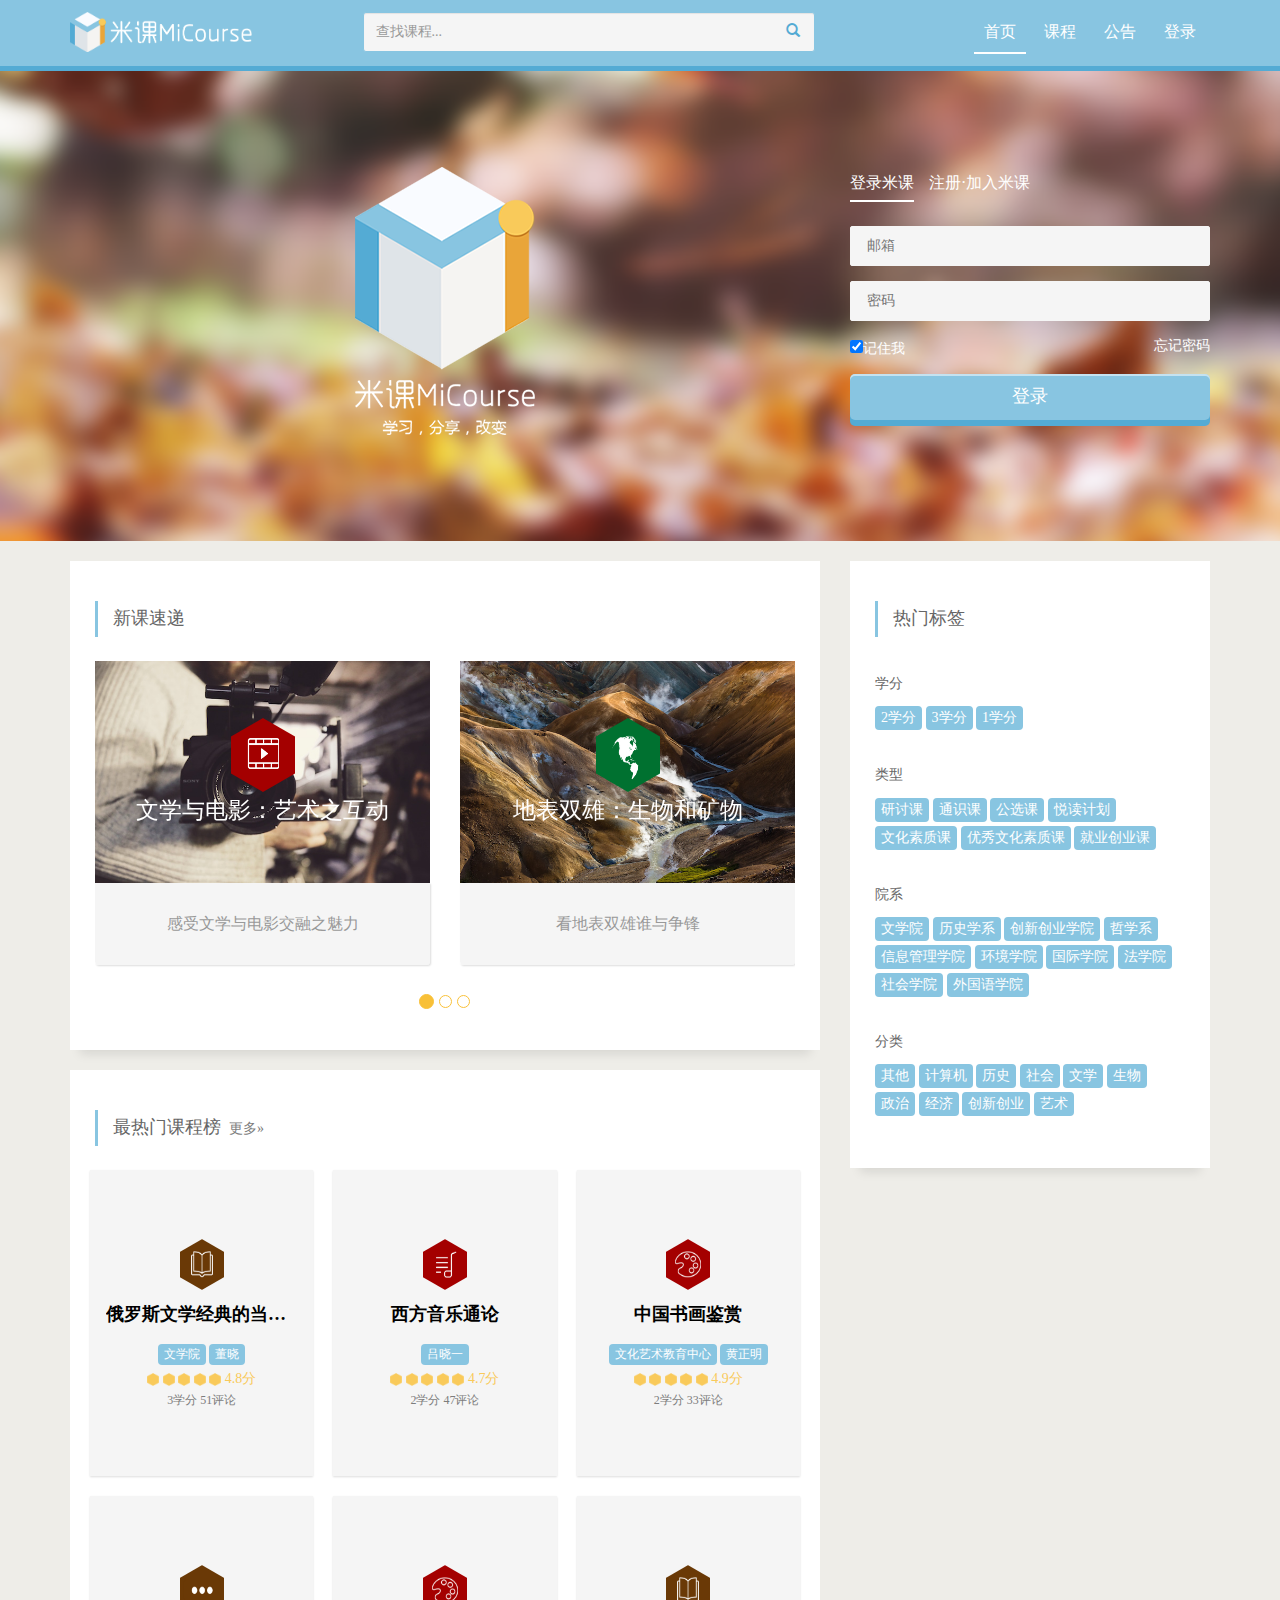
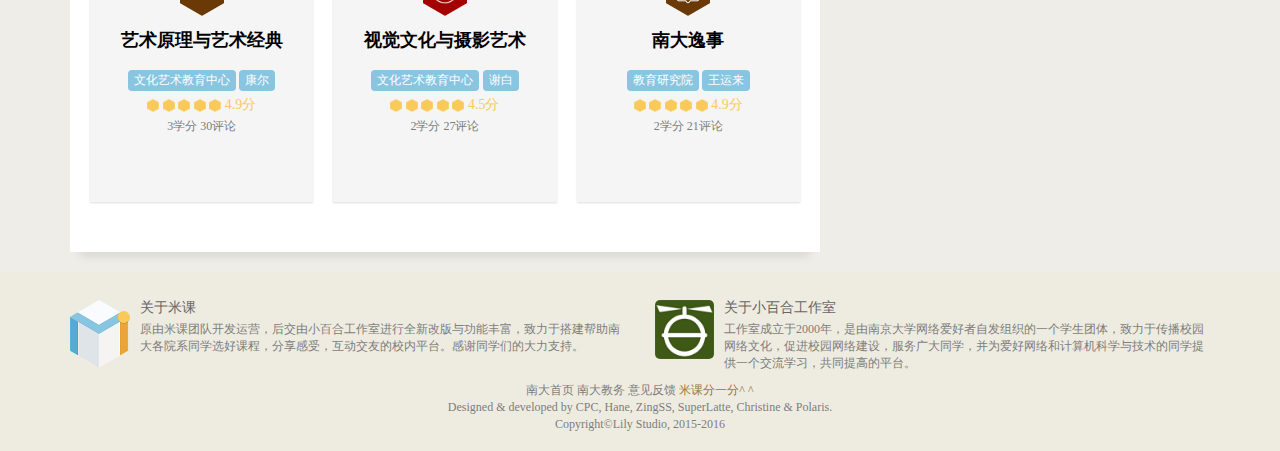
<file: index.html>
<!DOCTYPE html>
<html lang="en">
<head>
    <meta charset="UTF-8" />
    <meta http-equiv="X-UA-Compatible" content="IE=edge" />
    <meta name="viewport" content="width=device-width, user-scalable=no, initial-scale=1.0, maximum-scale=1.0, minimum-scale=1.0" />
    <title>米课MiCourse - 选课利器</title>
    <link rel="shortcut icon" href="favicon.ico" />
    <link rel="stylesheet" type="text/css" href="lib/Bootstrap/css/bootstrap.min.css" />
    <link rel="stylesheet" type="text/css" href="css/main.css" />
    <link rel="stylesheet" type="text/css" href="css/index.css" />
    <!--[if lt IE 9]>
        <script src="lib/html5.min.js" type="text/javascript"></script>
        <script src="lib/respond.min.js" type="text/javascript"></script>
    <![endif]-->
    
</head>
<body>
    <!--头部顶栏-->
    <header class="topbar">
        <div class="container">
            <div class="row">
                <div class="col-lg-3 col-md-3 hidden-xs hidden-sm">
                    <a href="index.html">
                        <img src="img/Brand.png" alt="logo" />
                    </a>
                </div>
                <div class="col-sm-2 visible-sm-block hidden-xs">
                    <a href="#">
                        <img src="img/Brand-M.png" alt="logo" />
                    </a>
                </div>
                <div class="col-xs-2 visible-xs-block">
                    <a href="#">
                        <img src="img/Brand-S.png" alt="logo" />
                    </a>
                </div>
                <div class="col-lg-5 col-md-5 col-sm-5 col-xs-8">
                        <div class="input-group">
                            <input type="text" class="form-control" placeholder="查找课程..." />
                            <span class="input-group-btn">
                                <button class="btn btn-search" type="button">
                                    <span class="glyphicon glyphicon-search"></span>
                                </button>
                            </span>
                        </div>
                </div>
                <div class="col-lg-4 col-md-4 col-sm-5 col-xs-2">
                    <nav class="navbar navbar-mi pull-right" role="navigation">
                            <!-- logo和响应时导航收起 -->
                            <div class="navbar-header">
                              <button type="button" class="navbar-toggle collapsed" data-toggle="collapse" data-target="#nav-list">
                                <span class="sr-only">Toggle navigation</span>
                                <span class="icon-bar"></span>
                                <span class="icon-bar"></span>
                                <span class="icon-bar"></span>
                              </button>
                            </div>
                            <!-- 导航条目 -->
                            <div class="collapse navbar-collapse" id="nav-list">
                              <ul class="nav navbar-nav">
                                <li class="active"><a href="index.html">首页</a></li>
                                <li><a href="course.html">课程</a></li>
                                <li><a href="announcement.html">公告</a></li>
                                <li><a href="index.html">登录</a></li>
                              </ul>
                            </div><!-- /.navbar-collapse -->
                    </nav>
                </div>
            </div>
        </div>
    </header>   
    <!--占topbar位置-->
    <div class="box" style="width:100%;height:71px;"></div>
    <!--头部顶栏 end-->
    
    <!--注册登录-->
    <section class="topbanner">
        <div class="container">
            <div class="row">
                <div class="col-lg-8 col-md-8 col-sm-6 hidden-xs">
                    <img src="img/MiLogo.png" height="203" width="180" alt="" />
                    <img src="img/miTitle.png" height="55" width="180" alt="" />
                </div>
                <div class="col-lg-4 col-md-4 col-sm-6 col-xs-12">
                    <!-- Nav tabs -->
                    <ul class="nav nav-tabs-mi" role="tablist">
                      <li role="presentation" class="active"><a href="#login" role="tab" data-toggle="tab">登录米课</a></li>
                      <li role="presentation"><a href="#reg" role="tab" data-toggle="tab">注册·加入米课</a></li>
                    </ul>
                    
                    <!-- Tab panes -->
                    <div class="tab-content">
                      <div role="tabpanel" class="tab-pane fade in active" id="login">
                        <form action="">
                            <div class="tips">邮箱格式错误,请重新输入</div>
                            <input type="email" class="ipt" placeholder="邮箱" required />
                            <input type="password" class="ipt" placeholder="密码" required />
                            <input type="checkbox" checked="checked" id="remenber" /><label for="remenber">记住我</label>
                            <a href="forgot.html" class="pull-right" >忘记密码</a>
                            <button type="submit" class="login" >登录</button>
                        </form>
                      </div>
                      <div role="tabpanel" class="tab-pane fade" id="reg">
                        <form action="">
                            <div class="tips">邮箱格式错误,请重新输入</div>
                            <input type="email" class="ipt" placeholder="邮箱" required />
                            <input type="password" class="ipt" placeholder="密码" required />
                            <button type="submit" class="reg">注册</button>
                        </form>
                      </div>
                    </div>
                </div>
            </div>
        </div>
    </section>
    <!--注册登录 end-->

    <!--主要内容-->
        <div class="main-content container">
            <div class="row">
                <div class="col-lg-8 col-md-8 col-sm-12 col-xs-12">
                    <div class="new-course wrapper">
                        <h3>新课速递</h3>
                        <div id="carousel-example-generic" class="carousel slide" data-ride="carousel">
                          <!-- 轮播指示器 -->
                          <ol class="carousel-indicators">
                            <li data-target="#carousel-example-generic" data-slide-to="0" class="active"></li>
                            <li data-target="#carousel-example-generic" data-slide-to="1"></li>
                            <li data-target="#carousel-example-generic" data-slide-to="2"></li>
                          </ol>
                        
                          <!-- 图片 -->
                          <div class="carousel-inner" role="listbox">
                            <div class="item active">
                              <div class="row">
                                  <div class="col-lg-6 col-md-6 col-sm-6 col-xs-12">
                                      <div class="thumbnail">
                                            <img src="img/film.jpg" alt="" />
                                            <div class="des">
                                                <div class="box-out center-block">
                                                    <div class="box-in">
                                                        <img src="img/film.png" alt="" />
                                                    </div>
                                                </div>
                                                <a href="#">文学与电影：艺术之互动</a>
                                            </div>
                                            <div class="caption">
                                                <p>感受文学与电影交融之魅力</p>
                                            </div>
                                      </div>
                                  </div>
                                  <div class="col-lg-6 col-md-6 col-sm-6 col-xs-12">
                                      <div class="thumbnail">
                                            <img src="img/mineral.jpg" alt="" />
                                            <div class="des">
                                                <div class="box-out center-block">
                                                    <div class="box-in">
                                                        <img src="img/geography.png" alt="" />
                                                    </div>
                                                </div>
                                                <a href="#">地表双雄：生物和矿物</a>
                                            </div>
                                            <div class="caption">
                                                <p>看地表双雄谁与争锋</p>
                                            </div>
                                      </div>
                                  </div>
                              </div>
                            </div>
                            <div class="item">
                              <div class="row">
                                  <div class="col-lg-6 col-md-6 col-sm-6 col-xs-12">
                                      <div class="thumbnail">
                                            <img src="img/biology.jpg" alt="" />
                                            <div class="des">
                                                <div class="box-out center-block">
                                                    <div class="box-in">
                                                        <img src="img/biology.png" alt="" />
                                                    </div>
                                                </div>
                                                <a href="#">探索生物医学诺贝尔奖</a>
                                            </div>
                                            <div class="caption">
                                                <p>走进诺贝尔奖</p>
                                            </div>
                                      </div>
                                  </div>
                                  <div class="col-lg-6 col-md-6 col-sm-6 col-xs-12">
                                      <div class="thumbnail">
                                            <img src="img/uncertainty.jpg" alt="" />
                                            <div class="des">
                                                <div class="box-out center-block">
                                                    <div class="box-in">
                                                        <img src="img/psychology.png" alt="" />
                                                    </div>
                                                </div>
                                                <a href="#">不确定世界中的决策行为</a>
                                            </div>
                                            <div class="caption">
                                                <p>你真的了解你所做的决策吗</p>
                                            </div>
                                      </div>
                                  </div>
                              </div>
                            </div>
                            <div class="item">
                              <div class="row">
                                  <div class="col-lg-6 col-md-6 col-sm-6 col-xs-12">
                                      <div class="thumbnail">
                                            <img src="img/pollution.jpg" alt="" />
                                            <div class="des">
                                                <div class="box-out center-block">
                                                    <div class="box-in">
                                                        <img src="img/air.png" alt="" />
                                                    </div>
                                                </div>
                                                <a href="#">大气雾霾污染与健康</a>
                                            </div>
                                            <div class="caption">
                                                <p>我们的健康去了哪里</p>
                                            </div>
                                      </div>
                                  </div>
                                  <div class="col-lg-6 col-md-6 col-sm-6 col-xs-12">
                                      <div class="thumbnail">
                                            <img src="img/usa.jpg" alt="" />
                                            <div class="des">
                                                <div class="box-out center-block">
                                                    <div class="box-in">
                                                        <img src="img/politics.png" alt="" />
                                                    </div>
                                                </div>
                                                <a href="#">二十世纪中美文化交往诸问题</a>
                                            </div>
                                            <div class="caption">
                                                <p>那时的我们</p>
                                            </div>
                                      </div>
                                  </div>
                              </div>
                            </div>
                          </div>
                        </div>
                    </div>
                    <div class="hot-course wrapper">
                        <h3>最热门课程榜<a href="#">更多»</a></h3>
                        <div class="row">
                            <div class="col-lg-4 col-md-4 col-sm-6 col-xs-12">
                                <section>
                                    <div class="box-out center-block">
                                        <div class="box-in">
                                            <img src="img/literature.png" alt="" />
                                        </div>
                                    </div>
                                    <a href="#">俄罗斯文学经典的当代意义</a>
                                    <span class="tag hidden-md"><a href="#">文学院</a></span>
                                    <span class="tag hidden-md"><a href="#">董晓</a></span>
                                    <div class="point">
                                        <img src="img/star.png" alt="" />
                                        <img src="img/star.png" alt="" />
                                        <img src="img/star.png" alt="" />
                                        <img src="img/star.png" alt="" />
                                        <img src="img/star.png" alt="" />
                                        4.8分
                                    </div>
                                    <div class="comment">
                                        <span>3学分</span><span><a href="#">51评论</a></span>
                                    </div>
                                </section>
                            </div>
                            <div class="col-lg-4 col-md-4 col-sm-6 col-xs-12">
                                <section>
                                    <div class="box-out center-block">
                                        <div class="box-in">
                                            <img src="img/music.png" alt="" />
                                        </div>
                                    </div>
                                    <a href="#">西方音乐通论</a>
                                    <span class="tag hidden-md"><a href="#">吕晓一</a></span>
                                    <div class="point">
                                        <img src="img/star.png" alt="" />
                                        <img src="img/star.png" alt="" />
                                        <img src="img/star.png" alt="" />
                                        <img src="img/star.png" alt="" />
                                        <img src="img/star.png" alt="" />
                                        4.7分
                                    </div>
                                    <div class="comment">
                                        <span>2学分</span><span><a href="#">47评论</a></span>
                                    </div>
                                </section>
                            </div>
                            <div class="col-lg-4 col-md-4 col-sm-6 col-xs-12">
                                <section>
                                    <div class="box-out center-block">
                                        <div class="box-in">
                                            <img src="img/art.png" alt="" />
                                        </div>
                                    </div>
                                    <a href="#">中国书画鉴赏</a>
                                    <span class="tag hidden-md"><a href="#">文化艺术教育中心</a></span>
                                    <span class="tag hidden-md"><a href="#">黄正明</a></span>
                                    <div class="point">
                                        <img src="img/star.png" alt="" />
                                        <img src="img/star.png" alt="" />
                                        <img src="img/star.png" alt="" />
                                        <img src="img/star.png" alt="" />
                                        <img src="img/star.png" alt="" />
                                        4.9分
                                    </div>
                                    <div class="comment">
                                        <span>2学分</span><span><a href="#">33评论</a></span>
                                    </div>
                                </section>
                            </div>
                            <div class="col-lg-4 col-md-4 col-sm-6 col-xs-12">
                                <section>
                                    <div class="box-out center-block">
                                        <div class="box-in">
                                            <img src="img/other.png" alt="" />
                                        </div>
                                    </div>
                                    <a href="#">艺术原理与艺术经典</a>
                                    <span class="tag hidden-md"><a href="#">文化艺术教育中心</a></span>
                                    <span class="tag hidden-md"><a href="#">康尔</a></span>
                                    <div class="point">
                                        <img src="img/star.png" alt="" />
                                        <img src="img/star.png" alt="" />
                                        <img src="img/star.png" alt="" />
                                        <img src="img/star.png" alt="" />
                                        <img src="img/star.png" alt="" />
                                        4.9分
                                    </div>
                                    <div class="comment">
                                        <span>3学分</span><span><a href="#">30评论</a></span>
                                    </div>
                                </section>
                            </div>
                            <div class="col-lg-4 col-md-4 col-sm-6 col-xs-12">
                                <section>
                                    <div class="box-out center-block">
                                        <div class="box-in">
                                            <img src="img/art.png" alt="" />
                                        </div>
                                    </div>
                                    <a href="#">视觉文化与摄影艺术</a>
                                    <span class="tag hidden-md"><a href="#">文化艺术教育中心</a></span>
                                    <span class="tag hidden-md"><a href="#">谢白</a></span>
                                    <div class="point">
                                        <img src="img/star.png" alt="" />
                                        <img src="img/star.png" alt="" />
                                        <img src="img/star.png" alt="" />
                                        <img src="img/star.png" alt="" />
                                        <img src="img/star.png" alt="" />
                                        4.5分
                                    </div>
                                    <div class="comment">
                                        <span>2学分</span><span><a href="#">27评论</a></span>
                                    </div>
                                </section>
                            </div>
                            <div class="col-lg-4 col-md-4 col-sm-6 col-xs-12">
                                <section>
                                    <div class="box-out center-block">
                                        <div class="box-in">
                                            <img src="img/literature.png" alt="" />
                                        </div>
                                    </div>
                                    <a href="#">南大逸事</a>
                                    <span class="tag hidden-md"><a href="#">教育研究院</a></span>
                                    <span class="tag hidden-md"><a href="#">王运来</a></span>
                                    <div class="point">
                                        <img src="img/star.png" alt="" />
                                        <img src="img/star.png" alt="" />
                                        <img src="img/star.png" alt="" />
                                        <img src="img/star.png" alt="" />
                                        <img src="img/star.png" alt="" />
                                        4.9分
                                    </div>
                                    <div class="comment">
                                        <span>2学分</span><span><a href="#">21评论</a></span>
                                    </div>
                                </section>
                            </div>
                        </div>
                        
                    </div>
                </div>
                <div class="col-lg-4 col-md-4 col-sm-12 col-xs-12">
                    <sidebar class="hot-tag wrapper">
                        <h3>热门标签</h3>
                        <section>
                            <h4>学分</h4>
                            <a href="#">2学分</a>
                            <a href="#">3学分</a>
                            <a href="#">1学分</a>
                        </section>
                        <section>
                            <h4>类型</h4>
                            <a href="#">研讨课</a>
                            <a href="#">通识课</a>
                            <a href="#">公选课</a>
                            <a href="#">悦读计划</a>
                            <a href="#">文化素质课</a>
                            <a href="#">优秀文化素质课</a>
                            <a href="#">就业创业课</a>
                        </section>
                        <section>
                            <h4>院系</h4>
                            <a href="#">文学院</a>
                            <a href="#">历史学系</a>
                            <a href="#">创新创业学院</a>
                            <a href="#">哲学系</a>
                            <a href="#">信息管理学院</a>
                            <a href="#">环境学院</a>
                            <a href="#">国际学院</a>
                            <a href="#">法学院</a>
                            <a href="#">社会学院</a>
                            <a href="#">外国语学院</a>
                        </section>
                        <section>
                            <h4>分类</h4>
                            <a href="#">其他</a>
                            <a href="#">计算机</a>
                            <a href="#">历史</a>
                            <a href="#">社会</a>
                            <a href="#">文学</a>
                            <a href="#">生物</a>
                            <a href="#">政治</a>
                            <a href="#">经济</a>
                            <a href="#">创新创业</a>
                            <a href="#">艺术</a>
                        </section>
                    </sidebar>
                </div>
            </div>
        </div>
    <!--主要内容 end-->

    <!--底部-->
    <footer>
        <div class="container">
            <div class="row">
                <div class="col-lg-6 col-md-6 col-sm-12 col-xs-12">
                    <div class="media">
                      <a class="media-left" href="#">
                        <img src="img/MiLogo-S.png" class="img-responsive" alt="logo">
                      </a>
                      <div class="media-body">
                        <h4 class="media-heading">关于米课</h4>
                        原由米课团队开发运营，后交由小百合工作室进行全新改版与功能丰富，致力于搭建帮助南大各院系同学选好课程，分享感受，互动交友的校内平台。感谢同学们的大力支持。
                      </div>
                    </div>
                </div>
                <div class="col-lg-6 col-md-6 col-sm-12 col-xs-12">
                    <div class="media">
                      <a class="media-left" href="#">
                        <img src="img/LilyStudio.png" class="img-responsive" alt="lily-logo">
                      </a>
                      <div class="media-body">
                        <h4 class="media-heading">关于小百合工作室</h4>
                        工作室成立于2000年，是由南京大学网络爱好者自发组织的一个学生团体，致力于传播校园网络文化，促进校园网络建设，服务广大同学，并为爱好网络和计算机科学与技术的同学提供一个交流学习，共同提高的平台。
                      </div>
                    </div>
                </div>
            </div>
            <p class="text-center">
                <a href="#">南大首页</a>
                <a href="#">南大教务</a>
                <a href="#">意见反馈</a>
                <a href="#">米课分一分^ ^</a>
            </p>
            <p class="text-center">Designed & developed by CPC, Hane, ZingSS, SuperLatte, Christine & Polaris.</p>
            <p class="text-center">Copyright&copy;Lily Studio, 2015-2016</p>
        </div>
    </footer>
    <!--底部 end-->

    <script src="lib/jQuery/jquery.min.js" type="text/javascript"></script>
    <script src="lib/Bootstrap/js/bootstrap.min.js" type="text/javascript"></script>
    <script src="js/index.js" type="text/javascript"></script>
</body>
</html>
</file>
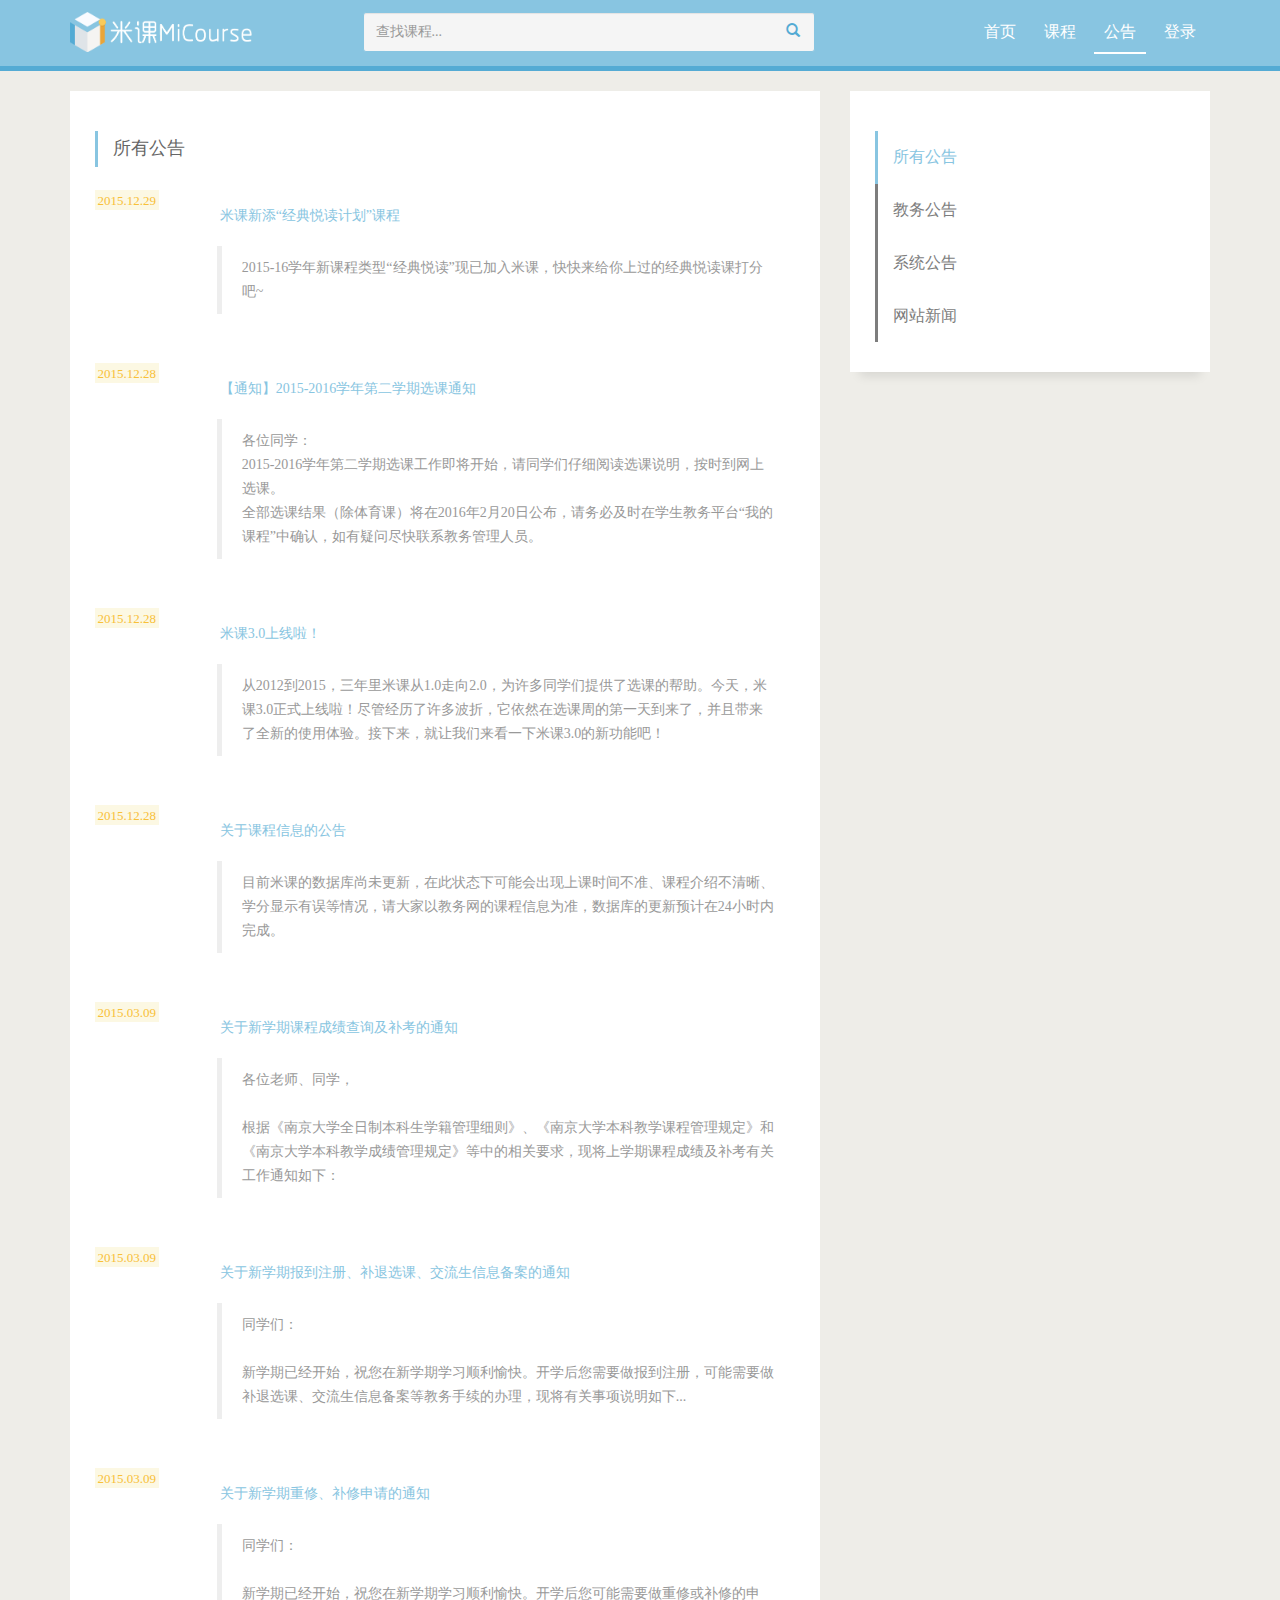
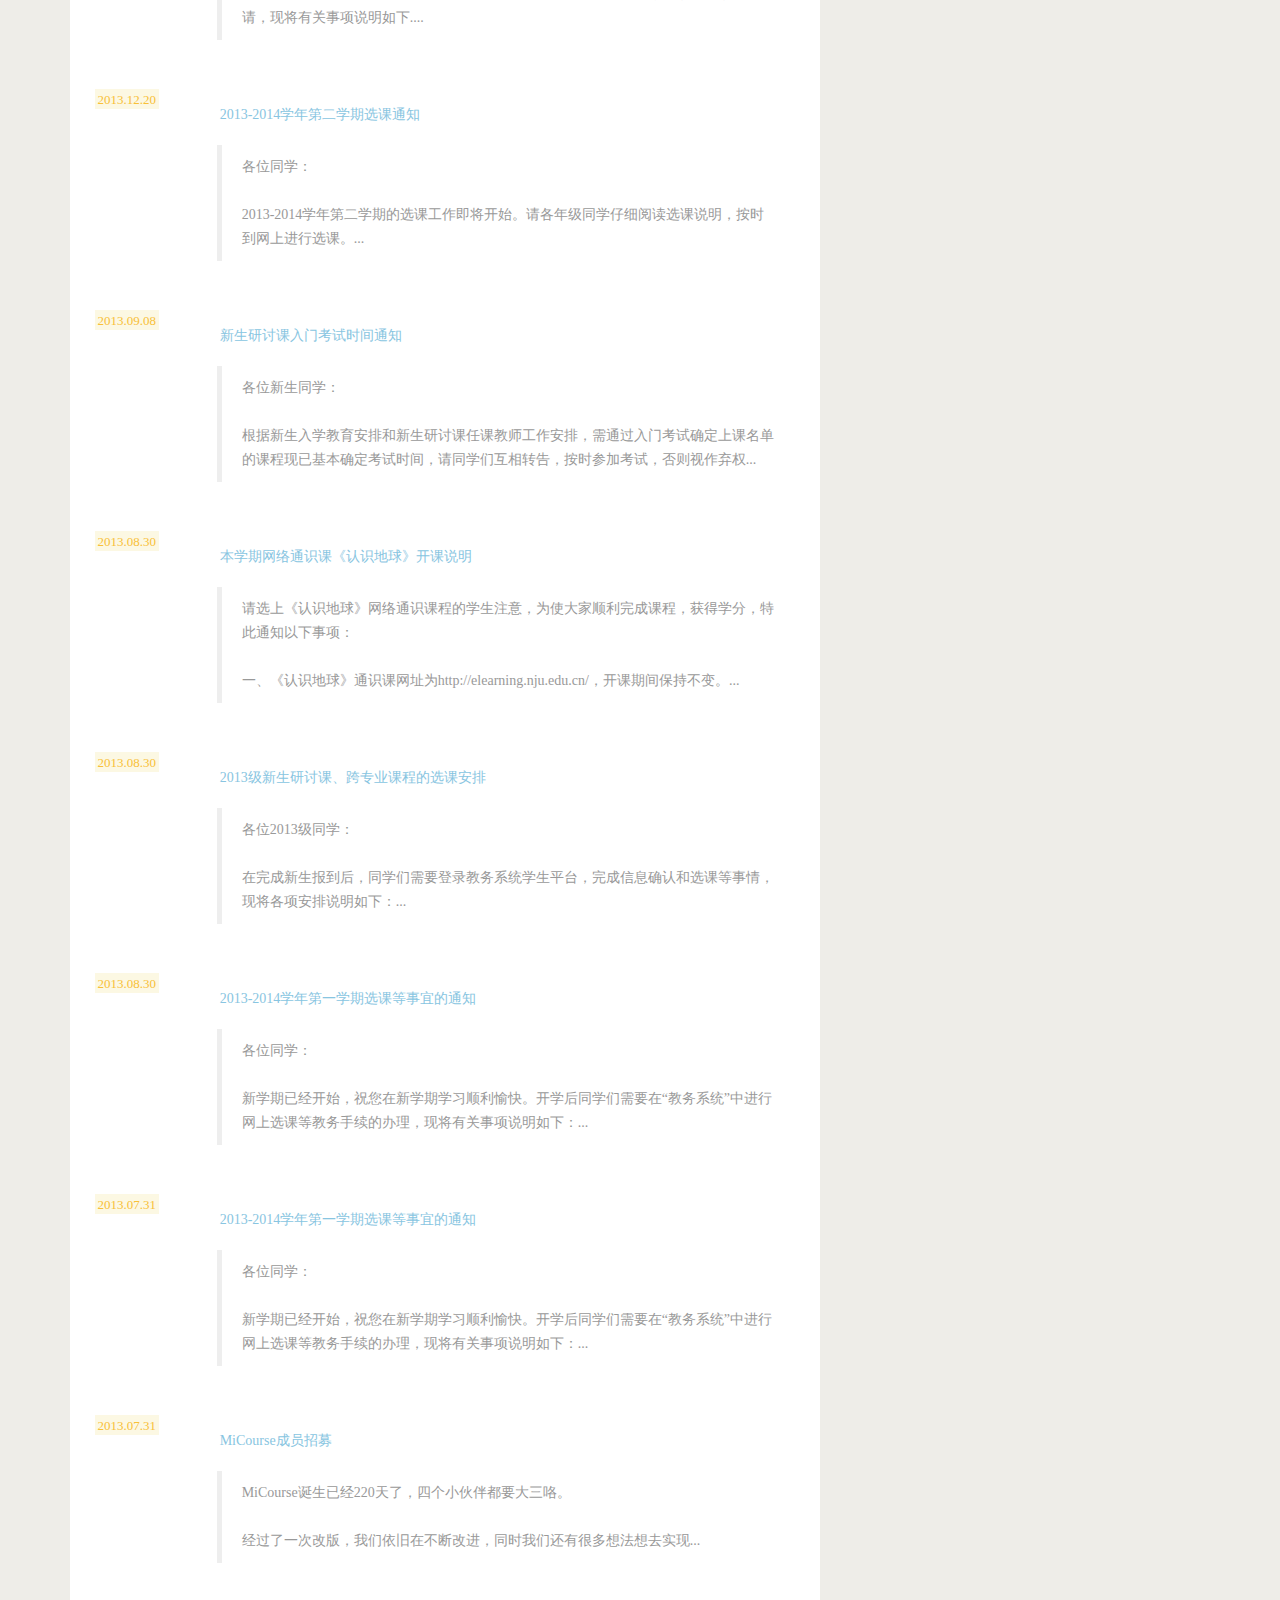
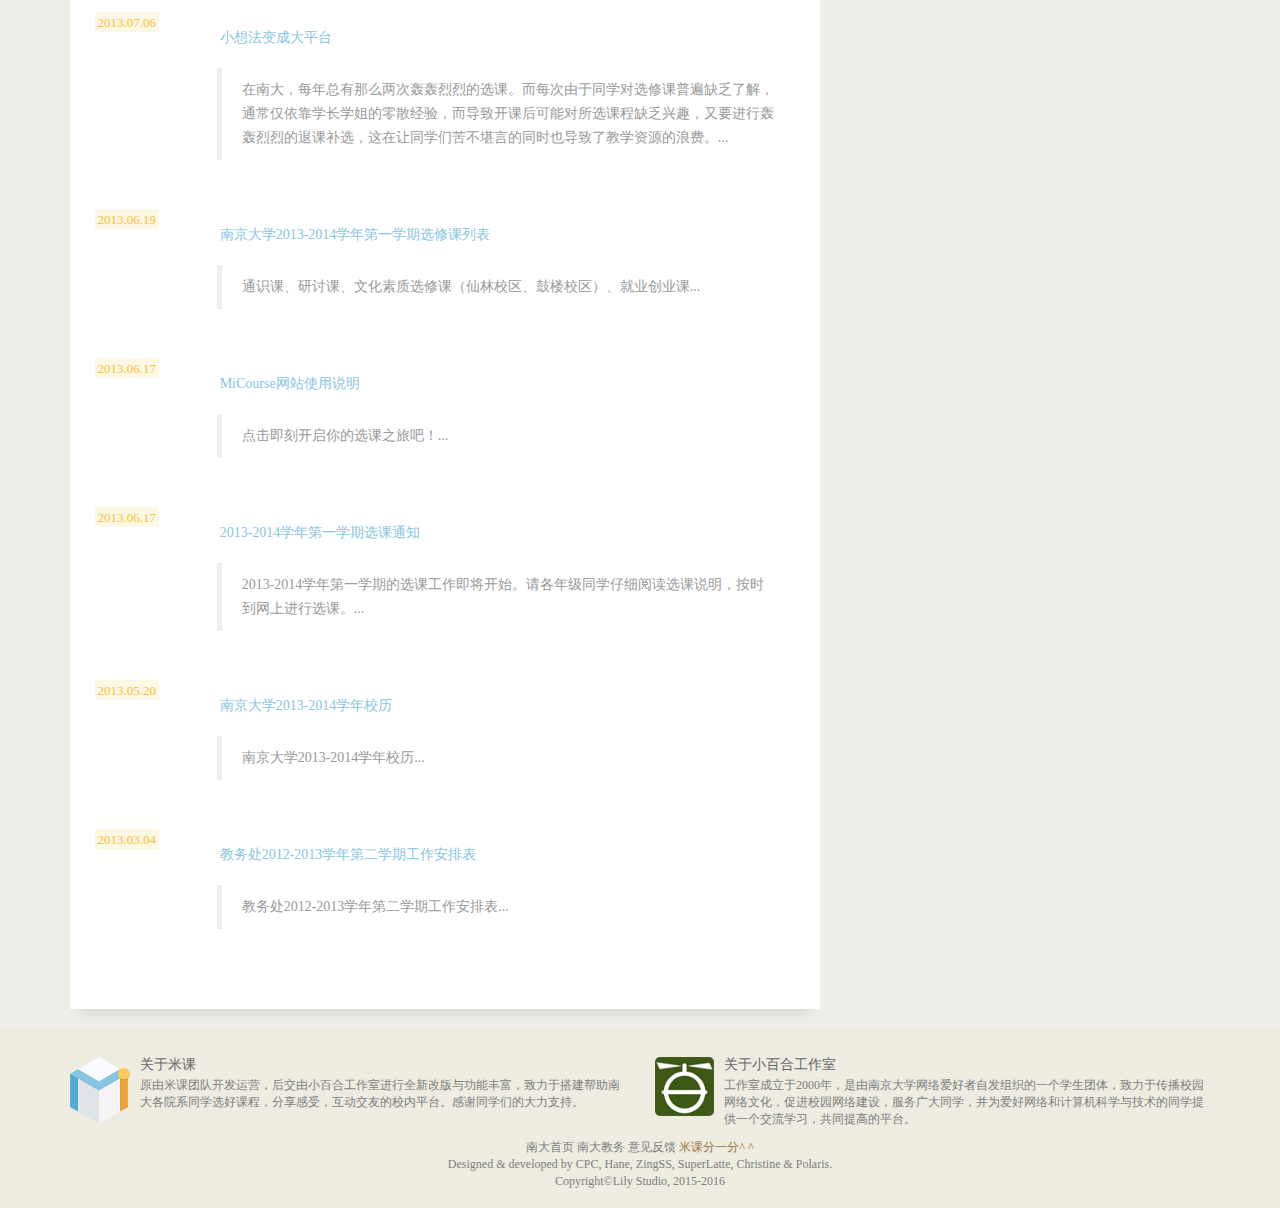
<file: announcement.html>
<!DOCTYPE html>
<html lang="en">
<head>
    <meta charset="UTF-8" />
    <meta http-equiv="X-UA-Compatible" content="IE=edge" />
    <meta name="viewport" content="width=device-width, user-scalable=no, initial-scale=1.0, maximum-scale=1.0, minimum-scale=1.0" />
    <title>公告</title>
    <link rel="shortcut icon" href="favicon.ico" />
    <link rel="stylesheet" type="text/css" href="lib/Bootstrap/css/bootstrap.min.css" />
    <link rel="stylesheet" type="text/css" href="css/main.css" />
    <link rel="stylesheet" type="text/css" href="css/index.css" />
    <link rel="stylesheet" type="text/css" href="css/announcement.css" />
    <!--[if lt IE 9]>
        <script src="lib/html5.min.js" type="text/javascript"></script>
        <script src="lib/respond.min.js" type="text/javascript"></script>
    <![endif]-->
    
</head>
<body>
    <!--头部顶栏-->
    <header class="topbar">
        <div class="container">
            <div class="row">
                <div class="col-lg-3 col-md-3 hidden-xs hidden-sm">
                    <a href="index.html">
                        <img src="img/Brand.png" alt="logo" />
                    </a>
                </div>
                <div class="col-sm-2 visible-sm-block hidden-xs">
                    <a href="#">
                        <img src="img/Brand-M.png" alt="logo" />
                    </a>
                </div>
                <div class="col-xs-2 visible-xs-block">
                    <a href="#">
                        <img src="img/Brand-S.png" alt="logo" />
                    </a>
                </div>
                <div class="col-lg-5 col-md-5 col-sm-5 col-xs-8">
                        <div class="input-group">
                            <input type="text" class="form-control" placeholder="查找课程..." />
                            <span class="input-group-btn">
                                <button class="btn btn-search" type="button">
                                    <span class="glyphicon glyphicon-search"></span>
                                </button>
                            </span>
                        </div>
                </div>
                <div class="col-lg-4 col-md-4 col-sm-5 col-xs-2">
                    <nav class="navbar navbar-mi pull-right" role="navigation">
                            <!-- logo和响应时导航收起 -->
                            <div class="navbar-header">
                              <button type="button" class="navbar-toggle collapsed" data-toggle="collapse" data-target="#nav-list">
                                <span class="sr-only">Toggle navigation</span>
                                <span class="icon-bar"></span>
                                <span class="icon-bar"></span>
                                <span class="icon-bar"></span>
                              </button>
                            </div>
                            <!-- 导航条目 -->
                            <div class="collapse navbar-collapse" id="nav-list">
                              <ul class="nav navbar-nav">
                                <li><a href="index.html">首页</a></li>
                                <li><a href="course.html">课程</a></li>
                                <li class="active"><a href="announcement.html">公告</a></li>
                                <li><a href="index.html">登录</a></li>
                              </ul>
                            </div><!-- /.navbar-collapse -->
                    </nav>
                </div>
            </div>
        </div>
    </header>   
    <!--占topbar位置-->
    <div class="box" style="width:100%;height:71px;"></div>
    <!--头部顶栏 end-->
    
    <!--页面内容-->
        <div class="main-content container">
            <div class="row">
                <div class="col-lg-4 col-md-4 col-sm-12 col-xs-12 col-lg-push-8 col-md-push-8">
                    <div class="type-announcement wrapper">
                        <ul class="nav nav-announce" role="tablist">
                          <li role="presentation" data-title="所有公告" class="active"><a href="#all" role="tab" data-toggle="tab">所有公告</a></li>
                          <li role="presentation" data-title="教务公告"><a href="#edu" role="tab" data-toggle="tab">教务公告</a></li>
                          <li role="presentation" data-title="系统公告"><a href="#sys" role="tab" data-toggle="tab">系统公告</a></li>
                          <li role="presentation" data-title="网站新闻"><a href="#new" role="tab" data-toggle="tab">网站新闻</a></li>
                        </ul>
                    </div>
                </div>
                <div class="col-lg-8 col-md-8 col-sm-12 col-xs-12 col-lg-pull-4 col-md-pull-4">
                    <div class="all-announcement wrapper">
                        <h3>所有公告</h3>
                        <div class="tab-content">
                          <div role="tabpanel" class="tab-pane active" id="all">
                              <ul class="announce-list">
                                  <li>
                                      <div class="row">
                                          <div class="col-md-2">
                                              <mark>2015.12.29</mark>
                                          </div>
                                          <div class="col-md-10">
                                              <div class="detail">
                                                  <a href="#">米课新添“经典悦读计划”课程</a>
                                                  <blockquote>
                                                      <p>2015-16学年新课程类型“经典悦读”现已加入米课，快快来给你上过的经典悦读课打分吧~</p>
                                                  </blockquote>
                                              </div>
                                          </div>
                                      </div>
                                  </li>
                                  <li>
                                      <div class="row">
                                          <div class="col-md-2">
                                              <mark>2015.12.28</mark>
                                          </div>
                                          <div class="col-md-10">
                                              <div class="detail">
                                                  <a href="#">【通知】2015-2016学年第二学期选课通知</a>
                                                  <blockquote>
                                                      <p>各位同学：<br />  2015-2016学年第二学期选课工作即将开始，请同学们仔细阅读选课说明，按时到网上选课。<br />  全部选课结果（除体育课）将在2016年2月20日公布，请务必及时在学生教务平台“我的课程”中确认，如有疑问尽快联系教务管理人员。</p>
                                                  </blockquote>
                                              </div>
                                          </div>
                                      </div>
                                  </li>
                                  <li>
                                      <div class="row">
                                          <div class="col-md-2">
                                              <mark>2015.12.28</mark>
                                          </div>
                                          <div class="col-md-10">
                                              <div class="detail">
                                                  <a href="#">米课3.0上线啦！</a>
                                                  <blockquote>
                                                      <p>从2012到2015，三年里米课从1.0走向2.0，为许多同学们提供了选课的帮助。今天，米课3.0正式上线啦！尽管经历了许多波折，它依然在选课周的第一天到来了，并且带来了全新的使用体验。接下来，就让我们来看一下米课3.0的新功能吧！</p>
                                                  </blockquote>
                                              </div>
                                          </div>
                                      </div>
                                  </li>
                                  <li>
                                      <div class="row">
                                          <div class="col-md-2">
                                              <mark>2015.12.28</mark>
                                          </div>
                                          <div class="col-md-10">
                                              <div class="detail">
                                                  <a href="#">关于课程信息的公告</a>
                                                  <blockquote>
                                                      <p>目前米课的数据库尚未更新，在此状态下可能会出现上课时间不准、课程介绍不清晰、学分显示有误等情况，请大家以教务网的课程信息为准，数据库的更新预计在24小时内完成。</p>
                                                  </blockquote>
                                              </div>
                                          </div>
                                      </div>
                                  </li>
                                  <li>
                                      <div class="row">
                                          <div class="col-md-2">
                                              <mark>2015.03.09</mark>
                                          </div>
                                          <div class="col-md-10">
                                              <div class="detail">
                                                  <a href="#">关于新学期课程成绩查询及补考的通知</a>
                                                  <blockquote>
                                                      <p>各位老师、同学，<br /><br />根据《南京大学全日制本科生学籍管理细则》、《南京大学本科教学课程管理规定》和《南京大学本科教学成绩管理规定》等中的相关要求，现将上学期课程成绩及补考有关工作通知如下：</p>
                                                  </blockquote>
                                              </div>
                                          </div>
                                      </div>
                                  </li>
                                  <li>
                                      <div class="row">
                                          <div class="col-md-2">
                                              <mark>2015.03.09</mark>
                                          </div>
                                          <div class="col-md-10">
                                              <div class="detail">
                                                  <a href="#">关于新学期报到注册、补退选课、交流生信息备案的通知</a>
                                                  <blockquote>
                                                      <p>同学们：<br /><br />  新学期已经开始，祝您在新学期学习顺利愉快。开学后您需要做报到注册，可能需要做补退选课、交流生信息备案等教务手续的办理，现将有关事项说明如下...</p>
                                                  </blockquote>
                                              </div>
                                          </div>
                                      </div>
                                  </li>
                                  <li>
                                      <div class="row">
                                          <div class="col-md-2">
                                              <mark>2015.03.09</mark>
                                          </div>
                                          <div class="col-md-10">
                                              <div class="detail">
                                                  <a href="#">关于新学期重修、补修申请的通知</a>
                                                  <blockquote>
                                                      <p>同学们：<br /><br />  新学期已经开始，祝您在新学期学习顺利愉快。开学后您可能需要做重修或补修的申请，现将有关事项说明如下....</p>
                                                  </blockquote>
                                              </div>
                                          </div>
                                      </div>
                                  </li>
                                  <li>
                                      <div class="row">
                                          <div class="col-md-2">
                                              <mark>2013.12.20</mark>
                                          </div>
                                          <div class="col-md-10">
                                              <div class="detail">
                                                  <a href="#">2013-2014学年第二学期选课通知</a>
                                                  <blockquote>
                                                      <p>各位同学：<br /><br />2013-2014学年第二学期的选课工作即将开始。请各年级同学仔细阅读选课说明，按时到网上进行选课。...</p>
                                                  </blockquote>
                                              </div>
                                          </div>
                                      </div>
                                  </li>
                                  <li>
                                      <div class="row">
                                          <div class="col-md-2">
                                              <mark>2013.09.08</mark>
                                          </div>
                                          <div class="col-md-10">
                                              <div class="detail">
                                                  <a href="#">新生研讨课入门考试时间通知</a>
                                                  <blockquote>
                                                      <p>各位新生同学：<br /><br />根据新生入学教育安排和新生研讨课任课教师工作安排，需通过入门考试确定上课名单的课程现已基本确定考试时间，请同学们互相转告，按时参加考试，否则视作弃权...</p>
                                                  </blockquote>
                                              </div>
                                          </div>
                                      </div>
                                  </li>
                                  <li>
                                      <div class="row">
                                          <div class="col-md-2">
                                              <mark>2013.08.30</mark>
                                          </div>
                                          <div class="col-md-10">
                                              <div class="detail">
                                                  <a href="#">本学期网络通识课《认识地球》开课说明</a>
                                                  <blockquote>
                                                      <p>请选上《认识地球》网络通识课程的学生注意，为使大家顺利完成课程，获得学分，特此通知以下事项：<br /><br />一、《认识地球》通识课网址为http://elearning.nju.edu.cn/，开课期间保持不变。...</p>
                                                  </blockquote>
                                              </div>
                                          </div>
                                      </div>
                                  </li>
                                  <li>
                                      <div class="row">
                                          <div class="col-md-2">
                                              <mark>2013.08.30</mark>
                                          </div>
                                          <div class="col-md-10">
                                              <div class="detail">
                                                  <a href="#">2013级新生研讨课、跨专业课程的选课安排</a>
                                                  <blockquote>
                                                      <p>各位2013级同学：<br /><br />在完成新生报到后，同学们需要登录教务系统学生平台，完成信息确认和选课等事情，现将各项安排说明如下：...</p>
                                                  </blockquote>
                                              </div>
                                          </div>
                                      </div>
                                  </li>
                                  <li>
                                      <div class="row">
                                          <div class="col-md-2">
                                              <mark>2013.08.30</mark>
                                          </div>
                                          <div class="col-md-10">
                                              <div class="detail">
                                                  <a href="#">2013-2014学年第一学期选课等事宜的通知</a>
                                                  <blockquote>
                                                      <p>各位同学：<br /><br />新学期已经开始，祝您在新学期学习顺利愉快。开学后同学们需要在“教务系统”中进行网上选课等教务手续的办理，现将有关事项说明如下：...</p>
                                                  </blockquote>
                                              </div>
                                          </div>
                                      </div>
                                  </li>
                                  <li>
                                      <div class="row">
                                          <div class="col-md-2">
                                              <mark>2013.07.31</mark>
                                          </div>
                                          <div class="col-md-10">
                                              <div class="detail">
                                                  <a href="#">2013-2014学年第一学期选课等事宜的通知</a>
                                                  <blockquote>
                                                      <p>各位同学：<br /><br />新学期已经开始，祝您在新学期学习顺利愉快。开学后同学们需要在“教务系统”中进行网上选课等教务手续的办理，现将有关事项说明如下：...</p>
                                                  </blockquote>
                                              </div>
                                          </div>
                                      </div>
                                  </li>
                                  <li>
                                      <div class="row">
                                          <div class="col-md-2">
                                              <mark>2013.07.31</mark>
                                          </div>
                                          <div class="col-md-10">
                                              <div class="detail">
                                                  <a href="#">MiCourse成员招募</a>
                                                  <blockquote>
                                                      <p>MiCourse诞生已经220天了，四个小伙伴都要大三咯。<br /><br />经过了一次改版，我们依旧在不断改进，同时我们还有很多想法想去实现...</p>
                                                  </blockquote>
                                              </div>
                                          </div>
                                      </div>
                                  </li>
                                  <li>
                                      <div class="row">
                                          <div class="col-md-2">
                                              <mark>2013.07.06</mark>
                                          </div>
                                          <div class="col-md-10">
                                              <div class="detail">
                                                  <a href="#">小想法变成大平台</a>
                                                  <blockquote>
                                                      <p>在南大，每年总有那么两次轰轰烈烈的选课。而每次由于同学对选修课普遍缺乏了解，通常仅依靠学长学姐的零散经验，而导致开课后可能对所选课程缺乏兴趣，又要进行轰轰烈烈的退课补选，这在让同学们苦不堪言的同时也导致了教学资源的浪费。...</p>
                                                  </blockquote>
                                              </div>
                                          </div>
                                      </div>
                                  </li>
                                  <li>
                                      <div class="row">
                                          <div class="col-md-2">
                                              <mark>2013.06.19</mark>
                                          </div>
                                          <div class="col-md-10">
                                              <div class="detail">
                                                  <a href="#">南京大学2013-2014学年第一学期选修课列表</a>
                                                  <blockquote>
                                                      <p>通识课、研讨课、文化素质选修课（仙林校区、鼓楼校区）、就业创业课...</p>
                                                  </blockquote>
                                              </div>
                                          </div>
                                      </div>
                                  </li>
                                  <li>
                                      <div class="row">
                                          <div class="col-md-2">
                                              <mark>2013.06.17</mark>
                                          </div>
                                          <div class="col-md-10">
                                              <div class="detail">
                                                  <a href="#">MiCourse网站使用说明</a>
                                                  <blockquote>
                                                      <p>点击即刻开启你的选课之旅吧！...</p>
                                                  </blockquote>
                                              </div>
                                          </div>
                                      </div>
                                  </li>
                                  <li>
                                      <div class="row">
                                          <div class="col-md-2">
                                              <mark>2013.06.17</mark>
                                          </div>
                                          <div class="col-md-10">
                                              <div class="detail">
                                                  <a href="#">2013-2014学年第一学期选课通知</a>
                                                  <blockquote>
                                                      <p>2013-2014学年第一学期的选课工作即将开始。请各年级同学仔细阅读选课说明，按时到网上进行选课。...</p>
                                                  </blockquote>
                                              </div>
                                          </div>
                                      </div>
                                  </li>
                                  <li>
                                      <div class="row">
                                          <div class="col-md-2">
                                              <mark>2013.05.20</mark>
                                          </div>
                                          <div class="col-md-10">
                                              <div class="detail">
                                                  <a href="#">南京大学2013-2014学年校历</a>
                                                  <blockquote>
                                                      <p>南京大学2013-2014学年校历...</p>
                                                  </blockquote>
                                              </div>
                                          </div>
                                      </div>
                                  </li>
                                  <li>
                                      <div class="row">
                                          <div class="col-md-2">
                                              <mark>2013.03.04</mark>
                                          </div>
                                          <div class="col-md-10">
                                              <div class="detail">
                                                  <a href="#">教务处2012-2013学年第二学期工作安排表</a>
                                                  <blockquote>
                                                      <p>教务处2012-2013学年第二学期工作安排表...</p>
                                                  </blockquote>
                                              </div>
                                          </div>
                                      </div>
                                  </li>
                              </ul>
                          </div>
                          <div role="tabpanel" class="tab-pane" id="edu">
                              <ul class="announce-list">
                                  <li>
                                      <div class="row">
                                          <div class="col-md-2">
                                              <mark>2015.12.28</mark>
                                          </div>
                                          <div class="col-md-10">
                                              <div class="detail">
                                                  <a href="#">【通知】2015-2016学年第二学期选课通知</a>
                                                  <blockquote>
                                                      <p>各位同学：<br />  2015-2016学年第二学期的选课工作即将开始，请同学们仔细阅读选课说明，按时到网上选课。<br />  全部选课结果（除体育课）将在2016年2月20日公布，请务必及时在学生教服平台“我的课程”中确认，如有疑问尽快联系教务管理人员。</p>
                                                  </blockquote>
                                              </div>
                                          </div>
                                      </div>
                                  </li>
                                  <li>
                                      <div class="row">
                                          <div class="col-md-2">
                                              <mark>2015.03.09</mark>
                                          </div>
                                          <div class="col-md-10">
                                              <div class="detail">
                                                  <a href="#">关于新学期课程成绩查询及补考的通知</a>
                                                  <blockquote>
                                                      <p>各位老师、同学，<br /><br />根据《南京大学全日制本科生学籍管理细则》、《南京大学本科教学课程管理规定》和《南京大学本科教学成绩管理规定》等中的相关要求，现将上学期课程成绩及补考有关工作通知如下：</p>
                                                  </blockquote>
                                              </div>
                                          </div>
                                      </div>
                                  </li>
                                  <li>
                                      <div class="row">
                                          <div class="col-md-2">
                                              <mark>2015.03.09</mark>
                                          </div>
                                          <div class="col-md-10">
                                              <div class="detail">
                                                  <a href="#">关于新学期报到注册、补退选课、交流生信息备案的通知</a>
                                                  <blockquote>
                                                      <p>同学们：<br /><br />  新学期已经开始，祝您在新学期学习顺利愉快。开学后您需要做报到注册，可能需要做补退选课、交流生信息备案等教务手续的办理，现将有关事项说明如下...</p>
                                                  </blockquote>
                                              </div>
                                          </div>
                                      </div>
                                  </li>
                                  <li>
                                      <div class="row">
                                          <div class="col-md-2">
                                              <mark>2015.03.09</mark>
                                          </div>
                                          <div class="col-md-10">
                                              <div class="detail">
                                                  <a href="#">关于新学期重修、补修申请的通知</a>
                                                  <blockquote>
                                                      <p>同学们：<br /><br />  新学期已经开始，祝您在新学期学习顺利愉快。开学后您可能需要做重修或补修的申请，现将有关事项说明如下....</p>
                                                  </blockquote>
                                              </div>
                                          </div>
                                      </div>
                                  </li>
                                  <li>
                                      <div class="row">
                                          <div class="col-md-2">
                                              <mark>2013.12.20</mark>
                                          </div>
                                          <div class="col-md-10">
                                              <div class="detail">
                                                  <a href="#">2013-2014学年第二学期选课通知</a>
                                                  <blockquote>
                                                      <p>各位同学：<br /><br />2013-2014学年第二学期的选课工作即将开始。请各年级同学仔细阅读选课说明，按时到网上进行选课。...</p>
                                                  </blockquote>
                                              </div>
                                          </div>
                                      </div>
                                  </li>
                                  <li>
                                      <div class="row">
                                          <div class="col-md-2">
                                              <mark>2013.09.08</mark>
                                          </div>
                                          <div class="col-md-10">
                                              <div class="detail">
                                                  <a href="#">新生研讨课入门考试时间通知</a>
                                                  <blockquote>
                                                      <p>各位新生同学：<br /><br />根据新生入学教育安排和新生研讨课任课教师工作安排，需通过入门考试确定上课名单的课程现已基本确定考试时间，请同学们互相转告，按时参加考试，否则视作弃权...</p>
                                                  </blockquote>
                                              </div>
                                          </div>
                                      </div>
                                  </li>
                                  <li>
                                      <div class="row">
                                          <div class="col-md-2">
                                              <mark>2013.08.30</mark>
                                          </div>
                                          <div class="col-md-10">
                                              <div class="detail">
                                                  <a href="#">本学期网络通识课《认识地球》开课说明</a>
                                                  <blockquote>
                                                      <p>请选上《认识地球》网络通识课程的学生注意，为使大家顺利完成课程，获得学分，特此通知以下事项：<br /><br />一、《认识地球》通识课网址为http://elearning.nju.edu.cn/，开课期间保持不变。...</p>
                                                  </blockquote>
                                              </div>
                                          </div>
                                      </div>
                                  </li>
                                  <li>
                                      <div class="row">
                                          <div class="col-md-2">
                                              <mark>2013.08.30</mark>
                                          </div>
                                          <div class="col-md-10">
                                              <div class="detail">
                                                  <a href="#">2013级新生研讨课、跨专业课程的选课安排</a>
                                                  <blockquote>
                                                      <p>各位2013级同学：<br /><br />在完成新生报到后，同学们需要登录教务系统学生平台，完成信息确认和选课等事情，现将各项安排说明如下：...</p>
                                                  </blockquote>
                                              </div>
                                          </div>
                                      </div>
                                  </li>
                                  <li>
                                      <div class="row">
                                          <div class="col-md-2">
                                              <mark>2013.08.30</mark>
                                          </div>
                                          <div class="col-md-10">
                                              <div class="detail">
                                                  <a href="#">2013-2014学年第一学期选课等事宜的通知</a>
                                                  <blockquote>
                                                      <p>各位同学：<br /><br />新学期已经开始，祝您在新学期学习顺利愉快。开学后同学们需要在“教务系统”中进行网上选课等教务手续的办理，现将有关事项说明如下：...</p>
                                                  </blockquote>
                                              </div>
                                          </div>
                                      </div>
                                  </li>
                                  <li>
                                      <div class="row">
                                          <div class="col-md-2">
                                              <mark>2013.06.13</mark>
                                          </div>
                                          <div class="col-md-10">
                                              <div class="detail">
                                                  <a href="#">2013-2014学年第一学期选课通知</a>
                                                  <blockquote>
                                                      <p>2013-2014学年第一学期的选课工作即将开始。请各年级同学仔细阅读选课说明，按时到网上进行选课。...</p>
                                                  </blockquote>
                                              </div>
                                          </div>
                                      </div>
                                  </li>
                                  <li>
                                      <div class="row">
                                          <div class="col-md-2">
                                              <mark>2013.05.20</mark>
                                          </div>
                                          <div class="col-md-10">
                                              <div class="detail">
                                                  <a href="#">南京大学2013-2014学年校历</a>
                                                  <blockquote>
                                                      <p>南京大学2013-2014学年校历...</p>
                                                  </blockquote>
                                              </div>
                                          </div>
                                      </div>
                                  </li>
                                  <li>
                                      <div class="row">
                                          <div class="col-md-2">
                                              <mark>2013.03.04</mark>
                                          </div>
                                          <div class="col-md-10">
                                              <div class="detail">
                                                  <a href="#">教务处2012-2013学年第二学期工作安排表</a>
                                                  <blockquote>
                                                      <p>教务处2012-2013学年第二学期工作安排表...</p>
                                                  </blockquote>
                                              </div>
                                          </div>
                                      </div>
                                  </li>
                              </ul>
                          </div>
                          <div role="tabpanel" class="tab-pane" id="sys">
                              <ul class="announce-list">
                                  <li>
                                      <div class="row">
                                          <div class="col-md-2">
                                              <mark>2015.12.29</mark>
                                          </div>
                                          <div class="col-md-10">
                                              <div class="detail">
                                                  <a href="#">米课新添“经典悦读计划”课程</a>
                                                  <blockquote>
                                                      <p>2015-16学年新课程类型“经典悦读”现已加入米课，快快来给你上过的经典悦读课打分吧~</p>
                                                  </blockquote>
                                              </div>
                                          </div>
                                      </div>
                                  </li>
                                  <li>
                                      <div class="row">
                                          <div class="col-md-2">
                                              <mark>2015.12.28</mark>
                                          </div>
                                          <div class="col-md-10">
                                              <div class="detail">
                                                  <a href="#">关于课程信息的公告</a>
                                                  <blockquote>
                                                      <p>目前米课的数据库尚未更新，在此状态下可能会出现上课时间不准、课程介绍不清晰、学分显示有误等情况，请大家以教务网的课程信息为准，数据库的更新预计在24小时内完成。</p>
                                                  </blockquote>
                                              </div>
                                          </div>
                                      </div>
                                  </li>
                              </ul>
                          </div>
                          <div role="tabpanel" class="tab-pane" id="new">
                              <ul class="announce-list">
                                  <li>
                                      <div class="row">
                                          <div class="col-md-2">
                                              <mark>2015.12.28</mark>
                                          </div>
                                          <div class="col-md-10">
                                              <div class="detail">
                                                  <a href="#">米课3.0上线啦！</a>
                                                  <blockquote>
                                                      <p>从2012到2015，三年里米课从1.0走向2.0，为许多同学们提供了选课的帮助。今天，米课3.0正式上线啦！尽管经历了许多波折，它依然在选课周的第一天到来了，并且带来了全新的使用体验。接下来，就让我们来看一下米课3.0的新功能吧！</p>
                                                  </blockquote>
                                              </div>
                                          </div>
                                      </div>
                                  </li>
                                  <li>
                                      <div class="row">
                                          <div class="col-md-2">
                                              <mark>2013.07.31</mark>
                                          </div>
                                          <div class="col-md-10">
                                              <div class="detail">
                                                  <a href="#">MiCourse成员招募</a>
                                                  <blockquote>
                                                      <p>MiCourse诞生已经220天了，四个小伙伴都要大三咯。经过了一次改版，我们依旧在不断改进，同时我们还有很多想法想去实现...</p>
                                                  </blockquote>
                                              </div>
                                          </div>
                                      </div>
                                  </li>
                                  <li>
                                      <div class="row">
                                          <div class="col-md-2">
                                              <mark>2013.07.06</mark>
                                          </div>
                                          <div class="col-md-10">
                                              <div class="detail">
                                                  <a href="#">小想法变成大平台</a>
                                                  <blockquote>
                                                      <p>在南大，每年总有那么两次轰轰烈烈的选课。而每次由于同学对选修课普遍缺乏了解，通常仅依靠学长学姐的零散经验，而导致开课后可能对所选课程缺乏兴趣，又要进行轰轰烈烈的退课补选，这在让同学们苦不堪言的同时也导致了教学资源的浪费。...</p>
                                                  </blockquote>
                                              </div>
                                          </div>
                                      </div>
                                  </li>
                                  <li>
                                      <div class="row">
                                          <div class="col-md-2">
                                              <mark>2013.06.17</mark>
                                          </div>
                                          <div class="col-md-10">
                                              <div class="detail">
                                                  <a href="#">南京大学选修课评价平台MiCourse正式发布</a>
                                                  <blockquote>
                                                      <p>转眼间，又要选课啦！！！<br /><br />还记得六个月前的那个MiCourse吗？我们改版啦！<br /><br />在这选课前的关键时刻，micourse.net正式上线啦！！！...</p>
                                                  </blockquote>
                                              </div>
                                          </div>
                                      </div>
                                  </li>
                              </ul>
                          </div>
                        </div>
                    </div>
                </div>
            </div>
        </div>
    <!--页面内容 end-->

    <!--底部-->
    <footer>
        <div class="container">
            <div class="row">
                <div class="col-lg-6 col-md-6 col-sm-12 col-xs-12">
                    <div class="media">
                      <a class="media-left" href="#">
                        <img src="img/MiLogo-S.png" class="img-responsive" alt="logo">
                      </a>
                      <div class="media-body">
                        <h4 class="media-heading">关于米课</h4>
                        原由米课团队开发运营，后交由小百合工作室进行全新改版与功能丰富，致力于搭建帮助南大各院系同学选好课程，分享感受，互动交友的校内平台。感谢同学们的大力支持。
                      </div>
                    </div>
                </div>
                <div class="col-lg-6 col-md-6 col-sm-12 col-xs-12">
                    <div class="media">
                      <a class="media-left" href="#">
                        <img src="img/LilyStudio.png" class="img-responsive" alt="lily-logo">
                      </a>
                      <div class="media-body">
                        <h4 class="media-heading">关于小百合工作室</h4>
                        工作室成立于2000年，是由南京大学网络爱好者自发组织的一个学生团体，致力于传播校园网络文化，促进校园网络建设，服务广大同学，并为爱好网络和计算机科学与技术的同学提供一个交流学习，共同提高的平台。
                      </div>
                    </div>
                </div>
            </div>
            <p class="text-center">
                <a href="#">南大首页</a>
                <a href="#">南大教务</a>
                <a href="#">意见反馈</a>
                <a href="#">米课分一分^ ^</a>
            </p>
            <p class="text-center">Designed & developed by CPC, Hane, ZingSS, SuperLatte, Christine & Polaris.</p>
            <p class="text-center">Copyright&copy;Lily Studio, 2015-2016</p>
        </div>
    </footer>
    <!--底部 end-->

    <script src="lib/jQuery/jquery.min.js" type="text/javascript"></script>
    <script src="lib/Bootstrap/js/bootstrap.min.js" type="text/javascript"></script>
    <script type="text/javascript">
        $(document).ready(function(){
            $(".nav-announce>li").click(function(event) {
                $(".all-announcement h3").text($(this).data('title'));
            });
        });
    </script>
</body>
</html>
</file>
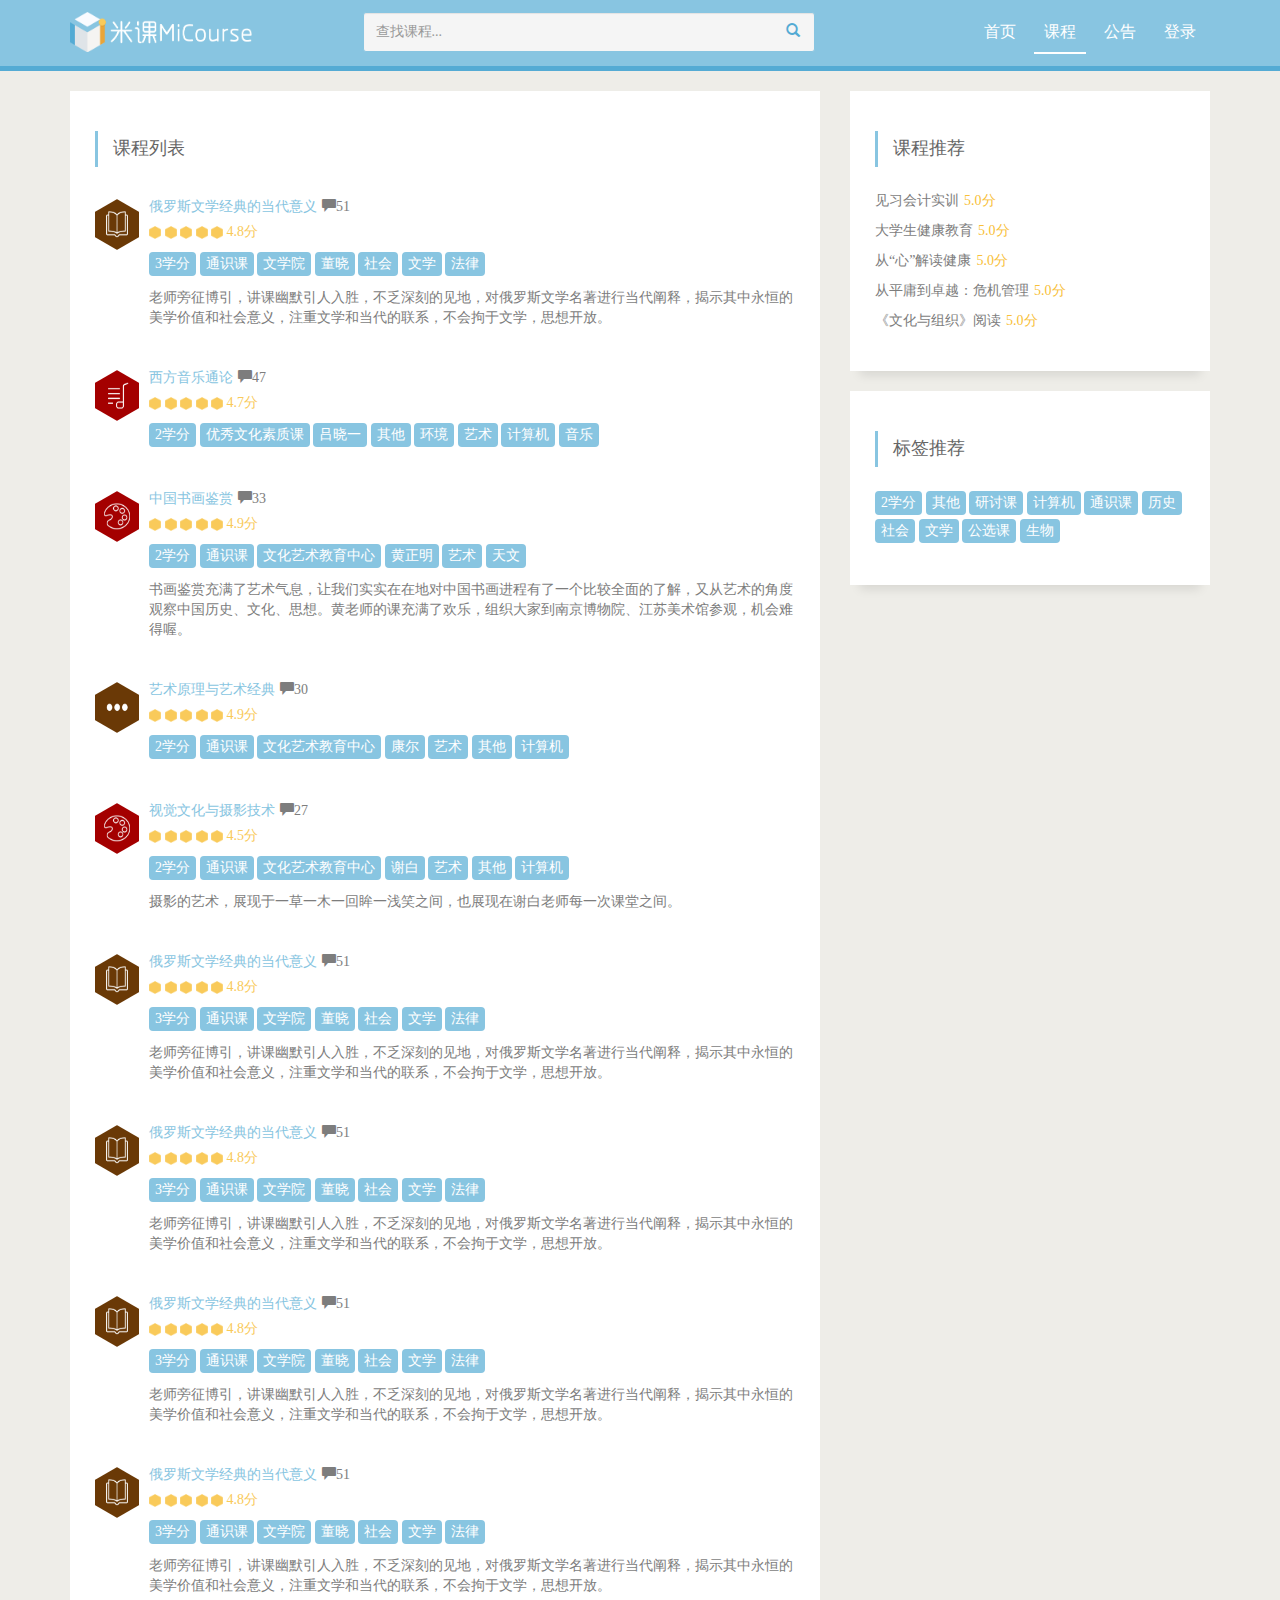
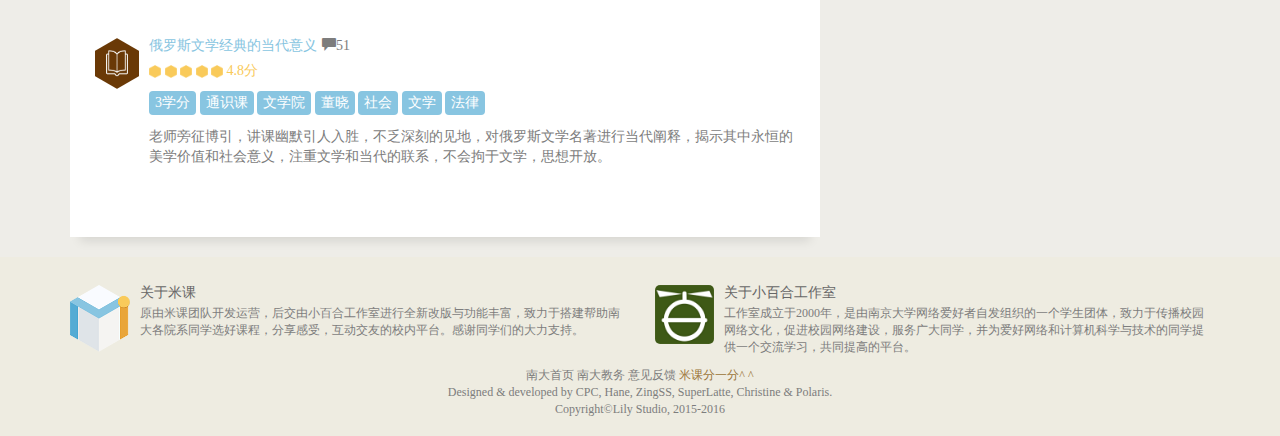
<file: course.html>
<!DOCTYPE html>
<html lang="en">
<head>
    <meta charset="UTF-8" />
    <meta http-equiv="X-UA-Compatible" content="IE=edge" />
    <meta name="viewport" content="width=device-width, user-scalable=no, initial-scale=1.0, maximum-scale=1.0, minimum-scale=1.0" />
    <title>课程列表</title>
    <link rel="shortcut icon" href="favicon.ico" />
    <link rel="stylesheet" type="text/css" href="lib/Bootstrap/css/bootstrap.min.css" />
    <link rel="stylesheet" type="text/css" href="css/main.css" />
    <link rel="stylesheet" type="text/css" href="css/index.css" />
    <style type="text/css">
        .main-content ul{list-style: none;margin: 0;padding: 0;}
        .main-content ul li{width: 100%; font-size: 14px;color: #7d7d7d;margin:30px 0;}
        .courses ul li .media header a:first-child{color: #88c5e1;}
        .courses ul li .media header a:last-child{padding-left: 5px;color: #7d7d7d;}
        .courses ul li .media header a:hover{color: #54abd4;}
        .courses .point{margin: 5px 0 10px;}
        .main-content .tags{margin-bottom: 8px;font-size: 14px;}
        .main-content .spe-courses ul li{margin: 10px 0;}
        .main-content .spe-courses ul li a{color: #7d7d7d;}
        .main-content .spe-courses ul li a:hover{color: #54abd4;}
        .main-content .spe-courses ul li span{color: #f8c038;margin-left: 5px;}
    </style>
    <!--[if lt IE 9]>
        <script src="lib/html5.min.js" type="text/javascript"></script>
        <script src="lib/respond.min.js" type="text/javascript"></script>
    <![endif]-->
    
</head>
<body>
    <!--头部顶栏-->
    <header class="topbar">
        <div class="container">
            <div class="row">
                <div class="col-lg-3 col-md-3 hidden-xs hidden-sm">
                    <a href="index.html">
                        <img src="img/Brand.png" alt="logo" />
                    </a>
                </div>
                <div class="col-sm-2 visible-sm-block hidden-xs">
                    <a href="#">
                        <img src="img/Brand-M.png" alt="logo" />
                    </a>
                </div>
                <div class="col-xs-2 visible-xs-block">
                    <a href="#">
                        <img src="img/Brand-S.png" alt="logo" />
                    </a>
                </div>
                <div class="col-lg-5 col-md-5 col-sm-5 col-xs-8">
                        <div class="input-group">
                            <input type="text" class="form-control" placeholder="查找课程..." />
                            <span class="input-group-btn">
                                <button class="btn btn-search" type="button">
                                    <span class="glyphicon glyphicon-search"></span>
                                </button>
                            </span>
                        </div>
                </div>
                <div class="col-lg-4 col-md-4 col-sm-5 col-xs-2">
                    <nav class="navbar navbar-mi pull-right" role="navigation">
                            <!-- logo和响应时导航收起 -->
                            <div class="navbar-header">
                              <button type="button" class="navbar-toggle collapsed" data-toggle="collapse" data-target="#nav-list">
                                <span class="sr-only">Toggle navigation</span>
                                <span class="icon-bar"></span>
                                <span class="icon-bar"></span>
                                <span class="icon-bar"></span>
                              </button>
                            </div>
                            <!-- 导航条目 -->
                            <div class="collapse navbar-collapse" id="nav-list">
                              <ul class="nav navbar-nav">
                                <li><a href="index.html">首页</a></li>
                                <li class="active"><a href="course.html">课程</a></li>
                                <li><a href="announcement.html">公告</a></li>
                                <li><a href="index.html">登录</a></li>
                              </ul>
                            </div><!-- /.navbar-collapse -->
                    </nav>
                </div>
            </div>
        </div>
    </header>   
    <!--占topbar位置-->
    <div class="box" style="width:100%;height:71px;"></div>
    <!--头部顶栏 end-->
    
    <!--内容区域-->
    <div class="main-content container">
        <div class="row">
            <div class="col-lg-8 col-md-8 col-sm-12 col-xs-12">
                <div class="courses wrapper">
                    <h3>课程列表</h3>
                    <ul id="sync-ul">
                        <li>
                            <div class="media">
                              <div class="media-left">
                                    <div class="box-out">
                                        <div class="box-in">
                                            <img src="img/literature.png" alt="" />
                                        </div>
                                    </div>
                              </div>
                              <div class="media-body">
                                <header><a href="#">俄罗斯文学经典的当代意义</a><a href="#"><span class="glyphicon glyphicon-comment"></span>51</a></header>
                                <div class="point">
                                    <img src="img/star.png" alt="" />
                                    <img src="img/star.png" alt="" />
                                    <img src="img/star.png" alt="" />
                                    <img src="img/star.png" alt="" />
                                    <img src="img/star.png" alt="" />
                                    4.8分
                                </div>
                                <div class="tags">
                                    <a href="#">3学分</a>
                                    <a href="#">通识课</a>
                                    <a href="#">文学院</a>
                                    <a href="#">董晓</a>
                                    <a href="#">社会</a>
                                    <a href="#">文学</a>
                                    <a href="#">法律</a>
                                </div>
                                <p>老师旁征博引，讲课幽默引人入胜，不乏深刻的见地，对俄罗斯文学名著进行当代阐释，揭示其中永恒的美学价值和社会意义，注重文学和当代的联系，不会拘于文学，思想开放。</p>
                              </div>
                            </div>
                        </li>
                        <li><div class="media">
                              <div class="media-left">
                                    <div class="box-out">
                                        <div class="box-in">
                                            <img src="img/music.png" alt="" />
                                        </div>
                                    </div>
                              </div>
                              <div class="media-body">
                                <header><a href="#">西方音乐通论</a><a href="#"><span class="glyphicon glyphicon-comment"></span>47</a></header>
                                <div class="point">
                                    <img src="img/star.png" alt="" />
                                    <img src="img/star.png" alt="" />
                                    <img src="img/star.png" alt="" />
                                    <img src="img/star.png" alt="" />
                                    <img src="img/star.png" alt="" />
                                    4.7分
                                </div>
                                <div class="tags">
                                    <a href="#">2学分</a>
                                    <a href="#">优秀文化素质课</a>
                                    <a href="#">吕晓一</a>
                                    <a href="#">其他</a>
                                    <a href="#">环境</a>
                                    <a href="#">艺术</a>
                                    <a href="#">计算机</a>
                                    <a href="#">音乐</a>
                                </div>
                              </div>
                            </div></li>
                        <li><div class="media">
                              <div class="media-left">
                                    <div class="box-out">
                                        <div class="box-in">
                                            <img src="img/art.png" alt="" />
                                        </div>
                                    </div>
                              </div>
                              <div class="media-body">
                                <header><a href="#">中国书画鉴赏</a><a href="#"><span class="glyphicon glyphicon-comment"></span>33</a></header>
                                <div class="point">
                                    <img src="img/star.png" alt="" />
                                    <img src="img/star.png" alt="" />
                                    <img src="img/star.png" alt="" />
                                    <img src="img/star.png" alt="" />
                                    <img src="img/star.png" alt="" />
                                    4.9分
                                </div>
                                <div class="tags">
                                    <a href="#">2学分</a>
                                    <a href="#">通识课</a>
                                    <a href="#">文化艺术教育中心</a>
                                    <a href="#">黄正明</a>
                                    <a href="#">艺术</a>
                                    <a href="#">天文</a>
                                </div>
                                <p>书画鉴赏充满了艺术气息，让我们实实在在地对中国书画进程有了一个比较全面的了解，又从艺术的角度观察中国历史、文化、思想。黄老师的课充满了欢乐，组织大家到南京博物院、江苏美术馆参观，机会难得喔。</p>
                              </div>
                            </div></li>
                        <li><div class="media">
                              <div class="media-left">
                                    <div class="box-out">
                                        <div class="box-in">
                                            <img src="img/other.png" alt="" />
                                        </div>
                                    </div>
                              </div>
                              <div class="media-body">
                                <header><a href="#">艺术原理与艺术经典</a><a href="#"><span class="glyphicon glyphicon-comment"></span>30</a></header>
                                <div class="point">
                                    <img src="img/star.png" alt="" />
                                    <img src="img/star.png" alt="" />
                                    <img src="img/star.png" alt="" />
                                    <img src="img/star.png" alt="" />
                                    <img src="img/star.png" alt="" />
                                    4.9分
                                </div>
                                <div class="tags">
                                    <a href="#">2学分</a>
                                    <a href="#">通识课</a>
                                    <a href="#">文化艺术教育中心</a>
                                    <a href="#">康尔</a>
                                    <a href="#">艺术</a>
                                    <a href="#">其他</a>
                                    <a href="#">计算机</a>
                                </div>
                              </div>
                            </div></li>
                        <li><div class="media">
                              <div class="media-left">
                                    <div class="box-out">
                                        <div class="box-in">
                                            <img src="img/art.png" alt="" />
                                        </div>
                                    </div>
                              </div>
                              <div class="media-body">
                                <header><a href="#">视觉文化与摄影技术</a><a href="#"><span class="glyphicon glyphicon-comment"></span>27</a></header>
                                <div class="point">
                                    <img src="img/star.png" alt="" />
                                    <img src="img/star.png" alt="" />
                                    <img src="img/star.png" alt="" />
                                    <img src="img/star.png" alt="" />
                                    <img src="img/star.png" alt="" />
                                    4.5分
                                </div>
                                <div class="tags">
                                    <a href="#">2学分</a>
                                    <a href="#">通识课</a>
                                    <a href="#">文化艺术教育中心</a>
                                    <a href="#">谢白</a>
                                    <a href="#">艺术</a>
                                    <a href="#">其他</a>
                                    <a href="#">计算机</a>
                                </div>
                                <p>摄影的艺术，展现于一草一木一回眸一浅笑之间，也展现在谢白老师每一次课堂之间。</p>
                              </div>
                            </div></li>
                        <li><div class="media">
                              <div class="media-left">
                                    <div class="box-out">
                                        <div class="box-in">
                                            <img src="img/literature.png" alt="" />
                                        </div>
                                    </div>
                              </div>
                              <div class="media-body">
                                <header><a href="#">俄罗斯文学经典的当代意义</a><a href="#"><span class="glyphicon glyphicon-comment"></span>51</a></header>
                                <div class="point">
                                    <img src="img/star.png" alt="" />
                                    <img src="img/star.png" alt="" />
                                    <img src="img/star.png" alt="" />
                                    <img src="img/star.png" alt="" />
                                    <img src="img/star.png" alt="" />
                                    4.8分
                                </div>
                                <div class="tags">
                                    <a href="#">3学分</a>
                                    <a href="#">通识课</a>
                                    <a href="#">文学院</a>
                                    <a href="#">董晓</a>
                                    <a href="#">社会</a>
                                    <a href="#">文学</a>
                                    <a href="#">法律</a>
                                </div>
                                <p>老师旁征博引，讲课幽默引人入胜，不乏深刻的见地，对俄罗斯文学名著进行当代阐释，揭示其中永恒的美学价值和社会意义，注重文学和当代的联系，不会拘于文学，思想开放。</p>
                              </div>
                            </div></li>
                        <li><div class="media">
                              <div class="media-left">
                                    <div class="box-out">
                                        <div class="box-in">
                                            <img src="img/literature.png" alt="" />
                                        </div>
                                    </div>
                              </div>
                              <div class="media-body">
                                <header><a href="#">俄罗斯文学经典的当代意义</a><a href="#"><span class="glyphicon glyphicon-comment"></span>51</a></header>
                                <div class="point">
                                    <img src="img/star.png" alt="" />
                                    <img src="img/star.png" alt="" />
                                    <img src="img/star.png" alt="" />
                                    <img src="img/star.png" alt="" />
                                    <img src="img/star.png" alt="" />
                                    4.8分
                                </div>
                                <div class="tags">
                                    <a href="#">3学分</a>
                                    <a href="#">通识课</a>
                                    <a href="#">文学院</a>
                                    <a href="#">董晓</a>
                                    <a href="#">社会</a>
                                    <a href="#">文学</a>
                                    <a href="#">法律</a>
                                </div>
                                <p>老师旁征博引，讲课幽默引人入胜，不乏深刻的见地，对俄罗斯文学名著进行当代阐释，揭示其中永恒的美学价值和社会意义，注重文学和当代的联系，不会拘于文学，思想开放。</p>
                              </div>
                            </div></li>
                        <li><div class="media">
                              <div class="media-left">
                                    <div class="box-out">
                                        <div class="box-in">
                                            <img src="img/literature.png" alt="" />
                                        </div>
                                    </div>
                              </div>
                              <div class="media-body">
                                <header><a href="#">俄罗斯文学经典的当代意义</a><a href="#"><span class="glyphicon glyphicon-comment"></span>51</a></header>
                                <div class="point">
                                    <img src="img/star.png" alt="" />
                                    <img src="img/star.png" alt="" />
                                    <img src="img/star.png" alt="" />
                                    <img src="img/star.png" alt="" />
                                    <img src="img/star.png" alt="" />
                                    4.8分
                                </div>
                                <div class="tags">
                                    <a href="#">3学分</a>
                                    <a href="#">通识课</a>
                                    <a href="#">文学院</a>
                                    <a href="#">董晓</a>
                                    <a href="#">社会</a>
                                    <a href="#">文学</a>
                                    <a href="#">法律</a>
                                </div>
                                <p>老师旁征博引，讲课幽默引人入胜，不乏深刻的见地，对俄罗斯文学名著进行当代阐释，揭示其中永恒的美学价值和社会意义，注重文学和当代的联系，不会拘于文学，思想开放。</p>
                              </div>
                            </div></li>
                        <li><div class="media">
                              <div class="media-left">
                                    <div class="box-out">
                                        <div class="box-in">
                                            <img src="img/literature.png" alt="" />
                                        </div>
                                    </div>
                              </div>
                              <div class="media-body">
                                <header><a href="#">俄罗斯文学经典的当代意义</a><a href="#"><span class="glyphicon glyphicon-comment"></span>51</a></header>
                                <div class="point">
                                    <img src="img/star.png" alt="" />
                                    <img src="img/star.png" alt="" />
                                    <img src="img/star.png" alt="" />
                                    <img src="img/star.png" alt="" />
                                    <img src="img/star.png" alt="" />
                                    4.8分
                                </div>
                                <div class="tags">
                                    <a href="#">3学分</a>
                                    <a href="#">通识课</a>
                                    <a href="#">文学院</a>
                                    <a href="#">董晓</a>
                                    <a href="#">社会</a>
                                    <a href="#">文学</a>
                                    <a href="#">法律</a>
                                </div>
                                <p>老师旁征博引，讲课幽默引人入胜，不乏深刻的见地，对俄罗斯文学名著进行当代阐释，揭示其中永恒的美学价值和社会意义，注重文学和当代的联系，不会拘于文学，思想开放。</p>
                              </div>
                            </div></li>
                        <li><div class="media">
                              <div class="media-left">
                                    <div class="box-out">
                                        <div class="box-in">
                                            <img src="img/literature.png" alt="" />
                                        </div>
                                    </div>
                              </div>
                              <div class="media-body">
                                <header><a href="#">俄罗斯文学经典的当代意义</a><a href="#"><span class="glyphicon glyphicon-comment"></span>51</a></header>
                                <div class="point">
                                    <img src="img/star.png" alt="" />
                                    <img src="img/star.png" alt="" />
                                    <img src="img/star.png" alt="" />
                                    <img src="img/star.png" alt="" />
                                    <img src="img/star.png" alt="" />
                                    4.8分
                                </div>
                                <div class="tags">
                                    <a href="#">3学分</a>
                                    <a href="#">通识课</a>
                                    <a href="#">文学院</a>
                                    <a href="#">董晓</a>
                                    <a href="#">社会</a>
                                    <a href="#">文学</a>
                                    <a href="#">法律</a>
                                </div>
                                <p>老师旁征博引，讲课幽默引人入胜，不乏深刻的见地，对俄罗斯文学名著进行当代阐释，揭示其中永恒的美学价值和社会意义，注重文学和当代的联系，不会拘于文学，思想开放。</p>
                              </div>
                            </div></li>
                    </ul>
                </div>
            </div>
            <div class="col-lg-4 col-md-4 col-sm-12 col-xs-12">
                <div class="spe-courses wrapper">
                    <h3>课程推荐</h3>
                    <ul>
                        <li><a href="#">见习会计实训</a><span>5.0分</span></li>
                        <li><a href="#">大学生健康教育</a><span>5.0分</span></li>
                        <li><a href="#">从“心”解读健康</a><span>5.0分</span></li>
                        <li><a href="#">从平庸到卓越：危机管理</a><span>5.0分</span></li>
                        <li><a href="#">《文化与组织》阅读</a><span>5.0分</span></li>
                    </ul>
                </div>
                <div class="spe-tag wrapper">
                    <h3>标签推荐</h3>
                    <div class="tags">
                        <a href="#">2学分</a>
                        <a href="#">其他</a>
                        <a href="#">研讨课</a>
                        <a href="#">计算机</a>
                        <a href="#">通识课</a>
                        <a href="#">历史</a>
                        <a href="#">社会</a>
                        <a href="#">文学</a>
                        <a href="#">公选课</a>
                        <a href="#">生物</a>
                    </div>
                </div>
            </div>
        </div>
    </div>
    <!--内容区域 end-->

    <!--底部-->
    <footer>
        <div class="container">
            <div class="row">
                <div class="col-lg-6 col-md-6 col-sm-12 col-xs-12">
                    <div class="media">
                      <a class="media-left" href="#">
                        <img src="img/MiLogo-S.png" class="img-responsive" alt="logo">
                      </a>
                      <div class="media-body">
                        <h4 class="media-heading">关于米课</h4>
                        原由米课团队开发运营，后交由小百合工作室进行全新改版与功能丰富，致力于搭建帮助南大各院系同学选好课程，分享感受，互动交友的校内平台。感谢同学们的大力支持。
                      </div>
                    </div>
                </div>
                <div class="col-lg-6 col-md-6 col-sm-12 col-xs-12">
                    <div class="media">
                      <a class="media-left" href="#">
                        <img src="img/LilyStudio.png" class="img-responsive" alt="lily-logo">
                      </a>
                      <div class="media-body">
                        <h4 class="media-heading">关于小百合工作室</h4>
                        工作室成立于2000年，是由南京大学网络爱好者自发组织的一个学生团体，致力于传播校园网络文化，促进校园网络建设，服务广大同学，并为爱好网络和计算机科学与技术的同学提供一个交流学习，共同提高的平台。
                      </div>
                    </div>
                </div>
            </div>
            <p class="text-center">
                <a href="#">南大首页</a>
                <a href="#">南大教务</a>
                <a href="#">意见反馈</a>
                <a href="#">米课分一分^ ^</a>
            </p>
            <p class="text-center">Designed & developed by CPC, Hane, ZingSS, SuperLatte, Christine & Polaris.</p>
            <p class="text-center">Copyright&copy;Lily Studio, 2015-2016</p>
        </div>
    </footer>
    <!--底部 end-->

    <script src="lib/jQuery/jquery.min.js" type="text/javascript"></script>
    <script src="lib/Bootstrap/js/bootstrap.min.js" type="text/javascript"></script>
    <script src="js/course.js" type="text/javascript"></script>
</body>
</html>
</file>
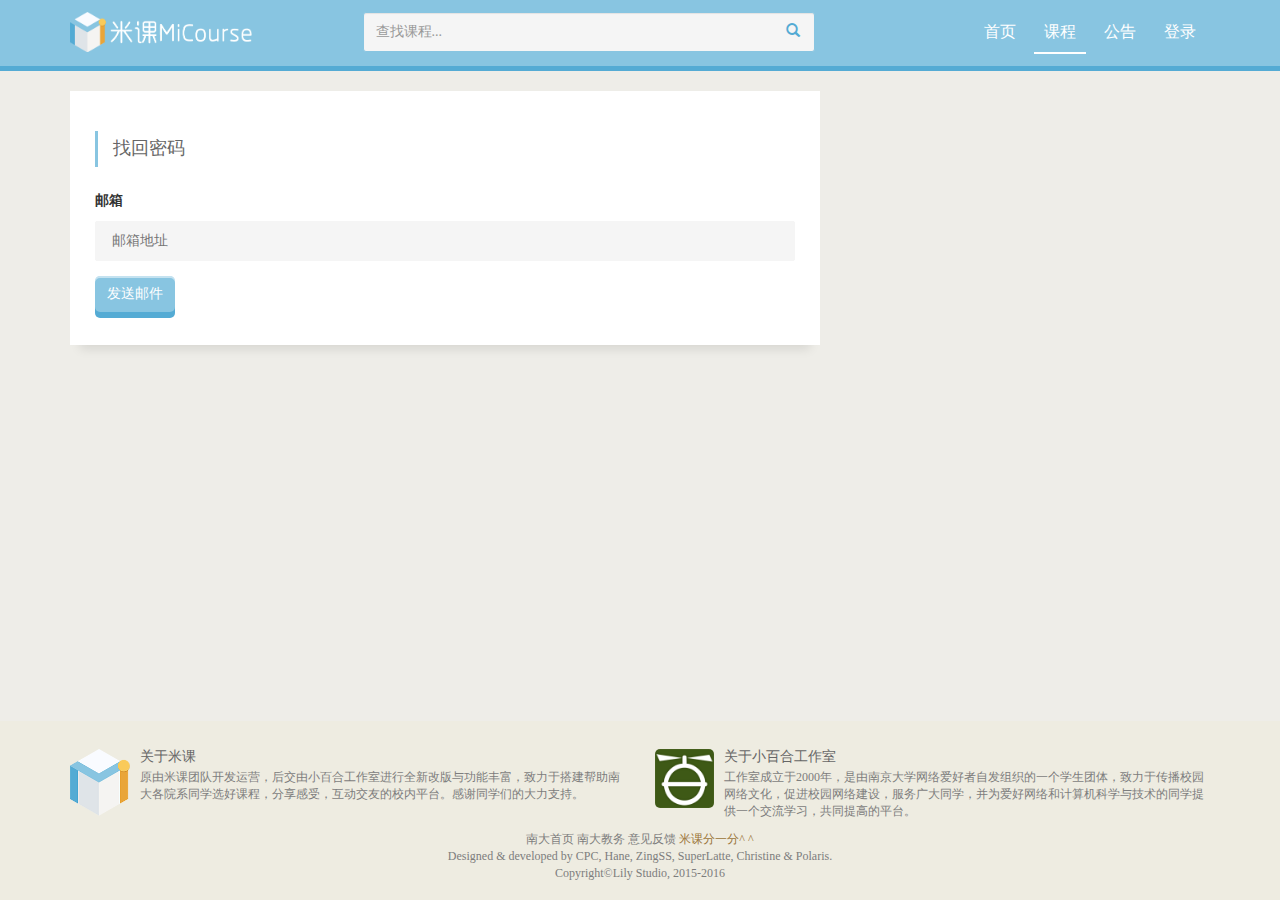
<file: forgot.html>
<!DOCTYPE html>
<html lang="en">
<head>
    <meta charset="UTF-8" />
    <meta http-equiv="X-UA-Compatible" content="IE=edge" />
    <meta name="viewport" content="width=device-width, user-scalable=no, initial-scale=1.0, maximum-scale=1.0, minimum-scale=1.0" />
    <title>课程列表</title>
    <link rel="shortcut icon" href="favicon.ico" />
    <link rel="stylesheet" type="text/css" href="lib/Bootstrap/css/bootstrap.min.css" />
    <link rel="stylesheet" type="text/css" href="css/main.css" />
    <link rel="stylesheet" type="text/css" href="css/index.css" />
    <style type="text/css">
        .forgot p{font-weight: bold;}
        footer{position: absolute;bottom: 0;width: 100%;}
    </style>
    <!--[if lt IE 9]>
        <script src="lib/html5.min.js" type="text/javascript"></script>
        <script src="lib/respond.min.js" type="text/javascript"></script>
    <![endif]-->
    
</head>
<body>
    <!--头部顶栏-->
    <header class="topbar">
        <div class="container">
            <div class="row">
                <div class="col-lg-3 col-md-3 hidden-xs hidden-sm">
                    <a href="index.html">
                        <img src="img/Brand.png" alt="logo" />
                    </a>
                </div>
                <div class="col-sm-2 visible-sm-block hidden-xs">
                    <a href="#">
                        <img src="img/Brand-M.png" alt="logo" />
                    </a>
                </div>
                <div class="col-xs-2 visible-xs-block">
                    <a href="#">
                        <img src="img/Brand-S.png" alt="logo" />
                    </a>
                </div>
                <div class="col-lg-5 col-md-5 col-sm-5 col-xs-8">
                        <div class="input-group">
                            <input type="text" class="form-control" placeholder="查找课程..." />
                            <span class="input-group-btn">
                                <button class="btn btn-search" type="button">
                                    <span class="glyphicon glyphicon-search"></span>
                                </button>
                            </span>
                        </div>
                </div>
                <div class="col-lg-4 col-md-4 col-sm-5 col-xs-2">
                    <nav class="navbar navbar-mi pull-right" role="navigation">
                            <!-- logo和响应时导航收起 -->
                            <div class="navbar-header">
                              <button type="button" class="navbar-toggle collapsed" data-toggle="collapse" data-target="#nav-list">
                                <span class="sr-only">Toggle navigation</span>
                                <span class="icon-bar"></span>
                                <span class="icon-bar"></span>
                                <span class="icon-bar"></span>
                              </button>
                            </div>
                            <!-- 导航条目 -->
                            <div class="collapse navbar-collapse" id="nav-list">
                              <ul class="nav navbar-nav">
                                <li><a href="index.html">首页</a></li>
                                <li class="active"><a href="course.html">课程</a></li>
                                <li><a href="announcement.html">公告</a></li>
                                <li><a href="index.html">登录</a></li>
                              </ul>
                            </div><!-- /.navbar-collapse -->
                    </nav>
                </div>
            </div>
        </div>
    </header>   
    <!--占topbar位置-->
    <div class="box" style="width:100%;height:71px;"></div>
    <!--头部顶栏 end-->
    
    <!--内容区域-->
    <div class="main-content container">
        <div class="row">
            <div class="col-lg-8 col-md-8 col-sm-12 col-xs-12">
                <div class="forgot wrapper">
                    <h3>找回密码</h3>
                    <p>邮箱</p>
                    <form>
                        <div class="tips"></div>
                        <input type="email" class="forgot-password" required placeholder="邮箱地址" />
                        <button type="submit">发送邮件</button>
                    </form>
                </div>
            </div>
        </div>
    </div>
    <!--内容区域 end-->

    <!--底部-->
    <footer>
        <div class="container">
            <div class="row">
                <div class="col-lg-6 col-md-6 col-sm-12 col-xs-12">
                    <div class="media">
                      <a class="media-left" href="#">
                        <img src="img/MiLogo-S.png" class="img-responsive" alt="logo">
                      </a>
                      <div class="media-body">
                        <h4 class="media-heading">关于米课</h4>
                        原由米课团队开发运营，后交由小百合工作室进行全新改版与功能丰富，致力于搭建帮助南大各院系同学选好课程，分享感受，互动交友的校内平台。感谢同学们的大力支持。
                      </div>
                    </div>
                </div>
                <div class="col-lg-6 col-md-6 col-sm-12 col-xs-12">
                    <div class="media">
                      <a class="media-left" href="#">
                        <img src="img/LilyStudio.png" class="img-responsive" alt="lily-logo">
                      </a>
                      <div class="media-body">
                        <h4 class="media-heading">关于小百合工作室</h4>
                        工作室成立于2000年，是由南京大学网络爱好者自发组织的一个学生团体，致力于传播校园网络文化，促进校园网络建设，服务广大同学，并为爱好网络和计算机科学与技术的同学提供一个交流学习，共同提高的平台。
                      </div>
                    </div>
                </div>
            </div>
            <p class="text-center">
                <a href="#">南大首页</a>
                <a href="#">南大教务</a>
                <a href="#">意见反馈</a>
                <a href="#">米课分一分^ ^</a>
            </p>
            <p class="text-center">Designed & developed by CPC, Hane, ZingSS, SuperLatte, Christine & Polaris.</p>
            <p class="text-center">Copyright&copy;Lily Studio, 2015-2016</p>
        </div>
    </footer>
    <!--底部 end-->

    <script src="lib/jQuery/jquery.min.js" type="text/javascript"></script>
    <script src="lib/Bootstrap/js/bootstrap.min.js" type="text/javascript"></script>
    <script src="js/index.js" type="text/javascript"></script>
</body>
</html>
</file>
<file: css/main.css>
/* 
* @Author: paksung
* @Date:   2016-10-29 20:52:59
* @Last Modified time: 2016-11-04 21:05:42
*/
@charset "utf-8";
body{
    background-color: #eeede8;
    font-family: "微软雅黑";
}
.topbar{
    position: fixed;
    left: 0;
    top: 0;
    z-index: 1000;
    width: 100%;
    padding: 12px 0;
    background-color: #88c5e1;
    border-bottom: 5px solid #54abd4;
}
.topbar>.container>.row>div>a>img{
    height: 40px;
}
.topbar>.container>.row>div>.input-group{
    width: 100%;
}
.topbar>.container>.row>div>.input-group>input{
    height: 40px;
    border-radius: 3px;
    background-color: #f5f5f5;
    border-color: #88c5e1;
}
.topbar>.container>.row>div>.input-group>input:hover,
.topbar>.container>.row>div>.input-group>input:focus{
    background-color: #fff;
    border-color: #54abd4;
    border-radius: 2px;
}
.topbar>.container>.row>div>.input-group>.input-group-btn{
    position: relative;
}
.topbar>.container>.row>div>.input-group>.input-group-btn>.btn-search{
    margin-left: -42px;
    z-index: 100;
}

footer{
  padding: 28px 0 18px 0;
  background-color: #eeece1;
}
footer .container>p{
  font-size: 12px;
  color: #7d7d7d;
  margin-bottom: 0;
}
footer .container>p>a{
  color: #7d7d7d;
}
footer .container>p>a:last-child{
  color: #9a7438;
}
footer .container>p>a:hover{
  color: #54abd4;
}
footer .container>.row>div>.media img{
  /*height: 40px;
  width: 40px;*/
  border-radius: 5px;
  width: 100%;
}
footer .container>.row>div>.media>.media-body{
  color: #7d7d7d;
  font-size: 12px;
  padding-bottom: 10px;
}
footer .container>.row>div>.media>.media-body>.media-heading{
  font-size: 14px;
  color: #666;
}
/*bootstrapæ ·å¼ä¿®æ”¹*/
/*æœç´¢æŒ‰é’®*/
.btn-search {
  color: #54abd4;
  background-color: #f5f5f5;
  border-color: #f5f5f5;
  border-radius: 2px;
}
.btn-search:hover,
.btn-search:focus,
.btn-search.focus,
.btn-search:active,
.btn-search.active,
.open > .dropdown-toggle.btn-search {
  color: #54abd4;
  background-color: #f5f5f5;
  border-color: #f5f5f5;
}
.btn-search:active,
.btn-search.active,
.open > .dropdown-toggle.btn-search {
  background-image: none;
}
.btn-search.disabled,
.btn-search[disabled],
fieldset[disabled] .btn-search,
.btn-search.disabled:hover,
.btn-search[disabled]:hover,
fieldset[disabled] .btn-search:hover,
.btn-search.disabled:focus,
.btn-search[disabled]:focus,
fieldset[disabled] .btn-search:focus,
.btn-search.disabled.focus,
.btn-search[disabled].focus,
fieldset[disabled] .btn-search.focus,
.btn-search.disabled:active,
.btn-search[disabled]:active,
fieldset[disabled] .btn-search:active,
.btn-search.disabled.active,
.btn-search[disabled].active,
fieldset[disabled] .btn-search.active {
  background-color: #fff;
  border-color: #ccc;
}
.btn-search .badge {
  color: #fff;
  background-color: #333;
}

/*å¯¼èˆª*/
.navbar-mi {
  background-color: #88c5e1;
  border: none;
  margin-bottom: 0;
  min-height: 42px;
}

.navbar-mi .navbar-text {
  color: #777;
}
.navbar-mi .navbar-nav > li > a {
  color: #fff;
  padding: 10px;
  font-size: 16px;
  margin: 0 4px;
}
.navbar-mi .navbar-nav > li > a:hover,
.navbar-mi .navbar-nav > li > a:focus {
  color: #fff;
  background-color: transparent;
  border-bottom: 2px solid #fff;
}
.navbar-mi .navbar-nav > .active > a,
.navbar-mi .navbar-nav > .active > a:hover,
.navbar-mi .navbar-nav > .active > a:focus {
  color: #fff;
  border-bottom: 2px solid #fff;
}
.navbar-mi .navbar-nav > .disabled > a,
.navbar-mi .navbar-nav > .disabled > a:hover,
.navbar-mi .navbar-nav > .disabled > a:focus {
  color: #ccc;
  background-color: transparent;
}
.navbar-mi .navbar-toggle {
  border-color: #fff;
  margin: 0;
  width: 40px;
  height: 40px;
  padding: 9px 12px;
  border-radius: 2px;
}
.navbar-mi .navbar-toggle:hover,
.navbar-mi .navbar-toggle:focus {
  background-color: #88c5e1;
}
.navbar-mi .navbar-toggle .icon-bar {
  background-color: #fff;
  width: 15px;
  height: 4px;
  margin-bottom: -2px;
}
.navbar-mi .navbar-collapse,
.navbar-mi .navbar-form {
  border: none;
  padding-right: 0;
}
.navbar-mi .navbar-nav > .open > a,
.navbar-mi .navbar-nav > .open > a:hover,
.navbar-mi .navbar-nav > .open > a:focus {
  color: #555;
  background-color: #e7e7e7;
}
@media (max-width: 767px) {
  .navbar-collapse{position: absolute;right: -15px;top: 42px;padding: 0;}
  .navbar-mi .navbar-nav{
    margin: 0;
    background-color: #fff;
    width: 165px;
    padding: 10px;
  }

  .navbar-mi .navbar-nav > li > a {
    color: #333;
    padding: 10px;
    font-size: 16px;
    margin: 0 4px;
    width: 120px;
    font-size: 14px;
    padding: 13px;
    border-left: 3px solid #7d7d7d;
    margin-bottom: 3px;
    transition: border-left-width 0.3s;
  }
  .navbar-mi .navbar-nav > li > a:hover,
  .navbar-mi .navbar-nav > li > a:focus,
  .navbar-mi .navbar-nav > .active > a:hover,
  .navbar-mi .navbar-nav > .active > a:focus  {
    color: #3a9fcd;
    background-color: transparent;
    border: none;
    border-left: 14px solid #88c5e1;
    text-decoration: underline;
  }
  .navbar-mi .navbar-nav > .active > a{
    border: none;
    border-left: 3px solid #7d7d7d;
    color: #333;
  }
}
.navbar-mi .navbar-link {
  color: #777;
}
.navbar-mi .navbar-link:hover {
  color: #333;
}
.navbar-mi .btn-link {
  color: #777;
}
.navbar-mi .btn-link:hover,
.navbar-mi .btn-link:focus {
  color: #333;
}
.navbar-mi .btn-link[disabled]:hover,
fieldset[disabled] .navbar-mi .btn-link:hover,
.navbar-mi .btn-link[disabled]:focus,
fieldset[disabled] .navbar-mi .btn-link:focus {
  color: #ccc;
}
</file>
<file: css/index.css>
/* 
* @Author: pakdung
* @Date:   2016-10-30 16:25:34
* @Last Modified time: 2016-11-07 09:58:30
*/
@charset "utf-8";
.topbanner{
    padding: 35px 0;
    background: url(../img/homeImg.png) no-repeat 0 0;
    -webkit-background-size: cover;
    background-size: cover;
}
@media (min-width:992px){
    .topbanner{
        padding: 96px 0;
    }
}
.topbanner>.container>.row>div>img{
    display: block;
    margin: 0 auto;
    margin-bottom: 10px;
}
.tips{
  width: 100%;
  height: 40px;
  border-radius: 2px;
  background-color: #88c5e1;
  color: #fff;
  margin-bottom: 15px;
  line-height: 40px;
  text-indent: 1em;
  display: none;
}
.topbanner .container .tab-content input.ipt,
.main-content .forgot input{
    display: block;
    width: 100%;
    margin-bottom: 15px;
    height: 40px;
    border: none;
    border-radius: 2px;
    background-color: #f5f5f5;
    text-indent: 1em;
    border:1px solid #f5f5f5;
    outline: none;
}
.topbanner .container .tab-content input.ipt:hover,
.topbanner .container .tab-content input.ipt:focus,
.main-content .forgot input:hover,
.main-content .forgot input:focus{
    background-color: #fff;
    border: 1px solid #54abd4;
}
.topbanner .container .tab-content label{
    font-weight: normal;
    color: #fff;
}
.topbanner .container .tab-content a{
    color: #fff;
}
.topbanner .container .tab-content button,
.main-content .forgot button{
    display: block;
    width: 100%;
    border: none;
    background-color: #88c5e1;
    color: #fff;
    font-size: 18px;
    padding: 10px 0;
    border-radius: 5px;
    box-shadow: 0 6px #54abd4,0 2px rgba(255, 255, 255, 0.5) inset;
    outline: none;
    margin-top: 10px;
    margin-bottom: 3px;
}
.main-content .forgot button{
    width: 80px;
    font-size: 14px;
    padding: 8px 0;
    margin: 0;
    margin-bottom: 3px;
}
.main-content .forgot button:hover{
  margin-top: 18px;
  margin-bottom: 0;
  box-shadow: 0 3px #54abd4,0 2px rgba(255, 255, 255, 0.5) inset;
}
.topbanner .container .tab-content button:hover
{
    margin-top: 13px;
    margin-bottom: 0px;
    box-shadow: 0 3px #54abd4,0 2px rgba(255, 255, 255, 0.5) inset;
}
.topbanner .container .tab-content button.reg:hover
{
    margin-top: 18px;
    box-shadow: 0 3px #54abd4,0 2px rgba(255, 255, 255, 0.5) inset;
}

.main-content{
  margin-top: 20px;
}

.main-content .wrapper{
  padding: 40px 25px 30px;
  background-color: #fff;
  box-shadow: 0 14px 10px -10px rgba(0, 0, 0, 0.1);
  margin-bottom: 20px;
  display: block;
}

.main-content .wrapper>h3{
  font-weight: normal;
  border-left: 3px solid #88c5e1;
  color: #666;
  font-size: 18px;
  padding: 8px 15px;
  margin: 0 0 24px 0;
}
.main-content .new-course .carousel .carousel-inner .thumbnail{
  padding: 0;
  border: none;
  background-color: #f5f5f5;
}
.main-content .new-course .carousel .carousel-inner .thumbnail>.caption{
  color: #999;
  font-size: 16px;
  padding: 30px 0 20px;
  border-radius: 0 0 3px 3px;
  text-align: center;
  box-shadow: 1px 1px 2px #ddd;
  margin-bottom: 55px;
}
.main-content .new-course .carousel .carousel-inner .thumbnail>.des{
  width: 92%;
  position: absolute;
  text-align: center;
  top: 15%;
}
.main-content .new-course .carousel .carousel-inner .thumbnail>.des>a{
  color: #fff;
  font-size: 23px;
}
.box-out{
  width: 64px;
  height: 80px;
  overflow: hidden;
  -webkit-transform: rotate(60deg);
     -moz-transform: rotate(60deg);
      -ms-transform: rotate(60deg);
       -o-transform: rotate(60deg);
          transform: rotate(60deg);
}
.main-content .hot-course section>.box-out,
.main-content .courses .box-out{
  width: 44px;
  height: 55px;
}
.box-out>.box-in{
  width: 100%;
  height: 100%;
  overflow: hidden;
  -webkit-transform: rotate(-120deg);
     -moz-transform: rotate(-120deg);
      -ms-transform: rotate(-120deg);
       -o-transform: rotate(-120deg);
          transform: rotate(-120deg);
}

.box-out>.box-in>img{
  width: 100%;
  height: 100%;
  -webkit-transform: rotate(60deg);
     -moz-transform: rotate(60deg);
      -ms-transform: rotate(60deg);
       -o-transform: rotate(60deg);
          transform: rotate(60deg);
}
.main-content .hot-course>h3>a{
  font-size: 14px;
  color: #7d7d7d;
  padding-left: 8px;
}
.main-content .hot-course a:hover{
  color: #88c5e1;
}
.main-content .hot-course>.row>div{
  margin-bottom: 20px;
  padding: 0 10px;
}
.main-content .hot-course section{
  background-color: #f5f5f5;
  box-shadow: 0 1px 2px #ddd;
  padding: 67px 16px;
  text-align: center;
}
.main-content .hot-course section>a{
  display: block;
  color: #000;
  font-weight: bold;
  font-size: 18px;
  padding: 10px 0 16px 0;
  text-overflow: ellipsis;
  overflow: hidden;
  white-space: nowrap;
}
.main-content .hot-course section>span>a{
  font-size: 12px;
}
.point img{
  width: 12px;
}
.point{
  color: #f9ca5a;
  font-size: 14px;
  margin-bottom: 3px;
}
.main-content .hot-course section .comment{
  color: #7d7d7d;
  font-size: 12px;
}
.main-content .hot-course section .comment span a{
  color: #7d7d7d;
  padding-left: 3px;
}
.main-content .hot-course section .comment span a:hover{
  color: #88c5e1;
}
.main-content .hot-tag>section{
  margin-bottom: 18px;
}
.main-content .hot-tag>section>h4{
  color: #666;
  font-size: 14px;
  margin: 0;
  padding: 15px 0;
}
.main-content .hot-tag>section>a,
.main-content .hot-course section>span>a,
.tags a{
  display: inline-block;
  color: #fff;
  background-color: #88c5e1;
  border-radius: 4px;
  padding: 2px 6px;
  margin-bottom: 4px;
}
.main-content .hot-tag>section>a:hover,
.main-content .hot-course section>span>a:hover,
.tags a:hover{
  background-color: #54abd4;
  text-decoration: none;
  color: #fff;
}
/*ä¿®æ”¹bootstrapæ ·å¼*/
.nav-tabs-mi {
    margin-bottom: 25px;
}
.nav-tabs-mi > li {
  float: left;
  margin-bottom: -1px;
}
.nav-tabs-mi > li > a {
  margin-right: 2px;
  line-height: 1.42857143;
  padding: 5px 0;
  font-size: 16px;
  color: #fff;
  margin-right: 15px;
}
.nav-tabs-mi > li > a:hover {
    background-color: transparent;
    border-bottom: 2px solid #fff;
}
.nav-tabs-mi > li.active > a,
.nav-tabs-mi > li.active > a:hover,
.nav-tabs-mi > li.active > a:focus {
  cursor: default;
  border-bottom: 2px solid #fff;
  background-color: transparent;
}

/*ä¿®æ”¹è½®æ’­å›¾çš„æŒ‡ç¤ºå™¨æ ·å¼*/
.carousel-indicators {
  position: absolute;
  bottom: -5px;
  left: 50%;
  z-index: 15;
  width: 60%;
  padding-left: 0;
  margin-left: -30%;
  text-align: center;
  list-style: none;
}
.carousel-indicators li {
  display: inline-block;
  width: 13px;
  height: 13px;
  margin: 1px;
  text-indent: -999px;
  cursor: pointer;
  background-color: #000 \9;
  background-color: rgba(0, 0, 0, 0);
  border: 1px solid #f8c038;
  border-radius: 13px;
}
.carousel-indicators .active {
  width: 15px;
  height: 15px;
  margin: 0;
  background-color: #f8c038;
}
</file>
<file: css/announcement.css>
/* 
* @Author: pengshuang
* @Date:   2016-11-01 18:43:37
* @Last Modified time: 2016-11-01 20:09:50
*/
@charset "utf-8";
.announce-list{
    list-style: none;
    margin: 0;
    padding: 0;
}
.announce-list mark{
    color: #f8c038;
    font-size: 13px;
}
.announce-list .detail{
  margin: 15px 0 50px;
}
.announce-list .detail a{
    color: #88c5e1;
    padding-left: 3px;
}
.announce-list .detail a:hover{
    color: #54abd4;
}
.announce-list .detail blockquote p{
  font-size: 14px;
  line-height: 24px;
  color: #999;
}
/*修改bootstrap样式*/
.nav-announce > li {
  float: none;
}
.nav-announce > li > a {
  color: #7d7d7d;
  border-left: 3px solid #7d7d7d;
  background-color: #fff;
  font-size: 16px;
  padding-top: 15px;
  padding-bottom: 15px;
  transition: border-left-width 0.3s;
}
.nav-announce > li > a:hover{
    border-left: 15px solid #88c5e1;
    color: #88c5e1;
    background-color: #fff;
}
.nav-announce > li + li {
  /*margin-left: 2px;*/
}
.nav-announce > li.active > a,
.nav-announce > li.active > a:hover,
.nav-announce > li.active > a:focus {
  border-left-color: #88c5e1;
  color: #88c5e1;
  background-color: #fff;
}
</file>
